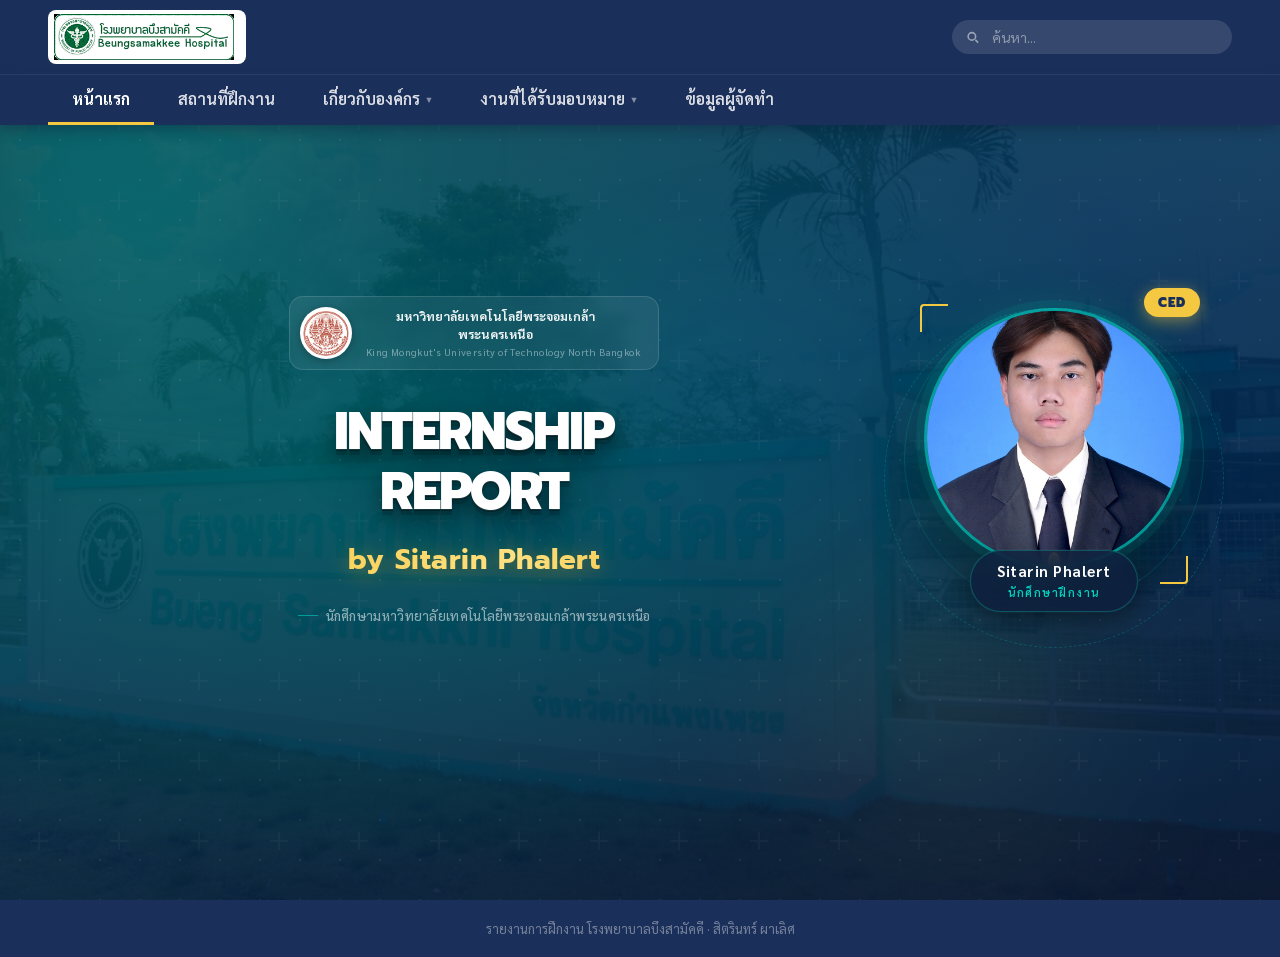
<file: Index.html>
﻿<!DOCTYPE html>
<html lang="th">
<head>
<meta charset="UTF-8">
<meta name="viewport" content="width=device-width, initial-scale=1.0">
<title>หน้าแรก - ฝึกงาน โรงพยาบาลบึงสามัคคี</title>
<link href="https://fonts.googleapis.com/css2?family=Sarabun:wght@300;400;500;600;700;800&family=Prompt:wght@400;600;700;800;900&display=swap" rel="stylesheet">
<link rel="stylesheet" href="Style.css">
<style>
*, *::before, *::after { box-sizing: border-box; margin: 0; padding: 0; }
html { scroll-behavior: smooth; }
body { font-family: 'Sarabun', sans-serif; background: #0d1f2d; }

/* ══ SITE HEADER ══ */
.site-header {
  position: fixed; top: 0; left: 0; right: 0; z-index: 500;
  background: #1a2f5a;
  box-shadow: 0 2px 16px rgba(0,0,0,.25);
}
.header-top {
  display: flex; align-items: center; justify-content: space-between;
  padding: 10px 48px;
  border-bottom: 1px solid rgba(255,255,255,.08);
}
.logo-box {
  background: #fff; border-radius: 8px;
  padding: 4px 12px 4px 6px;
  display: inline-flex; align-items: center; text-decoration: none;
}
.logo-box img { height: 46px; object-fit: contain; display: block; }
.header-search { position: relative; width: 280px; }
.header-search input {
  width: 100%; padding: 8px 16px 8px 40px;
  border: none; border-radius: 30px;
  background: rgba(255,255,255,.12); color: #fff;
  font-family: 'Sarabun', sans-serif; font-size: 14px; outline: none;
  transition: background .2s;
}
.header-search input::placeholder { color: rgba(255,255,255,.45); }
.header-search input:focus { background: rgba(255,255,255,.2); }
.header-search svg {
  position: absolute; left: 13px; top: 50%;
  transform: translateY(-50%); pointer-events: none; opacity: .5;
}
.header-nav { display: flex; align-items: center; padding: 0 48px; }
.nav-item { position: relative; }
.nav-link {
  display: flex; align-items: center; gap: 6px;
  padding: 13px 24px;
  font-family: 'Sarabun', sans-serif; font-size: 16px; font-weight: 600;
  color: rgba(255,255,255,.85); text-decoration: none;
  border-bottom: 3px solid transparent;
  transition: color .2s, border-color .2s, background .2s; white-space: nowrap;
}
.nav-link:hover { color: #fff; background: rgba(255,255,255,.06); }
.nav-link.active { color: #fff; border-bottom-color: #f5c842; font-weight: 700; }
.nav-arrow { font-size: 9px; opacity: .55; transition: transform .2s; }
.nav-item:hover .nav-arrow { transform: rotate(180deg); }
.nav-drop {
  display: none; position: absolute; top: 100%; left: 0;
  background: #fff; min-width: 210px;
  border-radius: 0 0 14px 14px;
  box-shadow: 0 10px 32px rgba(26,47,90,.18);
  overflow: hidden; z-index: 600;
  border-top: 3px solid #f5c842;
}
.nav-item:hover .nav-drop { display: block; }
.nav-drop a {
  display: block; padding: 12px 20px;
  font-size: 14px; color: #3a4a5e; text-decoration: none; font-weight: 500;
  border-bottom: 1px solid #f0f4f8; transition: background .15s, padding .15s;
}
.nav-drop a:last-child { border: none; }
.nav-drop a:hover { background: #f5f7fa; color: #1a2f5a; padding-left: 26px; }
.nav-drop .drop-header {
  padding: 9px 20px; font-size: 11px; font-weight: 800;
  color: #1a2f5a; background: #f5f7fa;
  letter-spacing: 1.5px; text-transform: uppercase;
  pointer-events: none; border-bottom: 1px solid #e8ecf0;
}

/* ══ HERO ══ */
.hero {
  position: relative; min-height: 100vh;
  display: flex; align-items: center;
  padding-top: 100px; overflow: hidden;
}

/* Photo background */
.hero-bg {
  position: absolute; inset: 0;
  background: url('hospital.png') center / cover no-repeat;
  z-index: 0;
  transform: scale(1.04);
}
/* Darker, richer overlay with vignette */
.hero-bg::after {
  content: ''; position: absolute; inset: 0;
  background:
    radial-gradient(ellipse at 30% 50%, rgba(0,120,110,.55) 0%, transparent 65%),
    radial-gradient(ellipse at 75% 40%, rgba(0,50,100,.45) 0%, transparent 60%),
    linear-gradient(160deg,
      rgba(0,80,80,.90) 0%,
      rgba(0,45,80,.88) 45%,
      rgba(8,20,50,.95) 100%);
}

/* Subtle dot-grid texture */
.hero-grid {
  position: absolute; inset: 0; z-index: 1;
  background-image: radial-gradient(circle, rgba(255,255,255,.07) 1px, transparent 1px);
  background-size: 40px 40px;
}

/* Decorative glow orbs for depth */
.hero-orb {
  position: absolute; border-radius: 50%;
  filter: blur(90px); z-index: 1; pointer-events: none;
}
.hero-orb-1 {
  width: 500px; height: 500px;
  background: radial-gradient(circle, rgba(0,210,190,.18) 0%, transparent 70%);
  top: -10%; left: -8%;
}
.hero-orb-2 {
  width: 400px; height: 400px;
  background: radial-gradient(circle, rgba(245,200,66,.12) 0%, transparent 70%);
  bottom: 0; right: 10%;
}
.hero-orb-3 {
  width: 300px; height: 300px;
  background: radial-gradient(circle, rgba(30,80,200,.15) 0%, transparent 70%);
  top: 30%; right: 30%;
}

/* Content wrapper */
.hero-inner {
  position: relative; z-index: 2;
  width: 100%; max-width: 1200px; margin: 0 auto;
  padding: 60px 56px 80px;
  display: flex; align-items: center; gap: 72px;
}

/* ── Left: text ── */
.hero-text { flex: 1; }

/* ── University badge (top of text column) ── */
.hero-uni-badge {
  display: inline-flex; align-items: center; gap: 14px;
  background: rgba(255,255,255,.07);
  border: 1px solid rgba(255,255,255,.13);
  border-radius: 14px; padding: 10px 18px 10px 10px;
  margin-bottom: 32px;
  backdrop-filter: blur(6px);
  width: fit-content;
}
.hero-uni-logo {
  width: 52px; height: 52px; flex-shrink: 0;
  object-fit: contain;
  background: #fff; border-radius: 50%;
  padding: 3px;
  box-shadow: 0 2px 10px rgba(0,0,0,.3);
}
.hero-uni-info { display: flex; flex-direction: column; gap: 2px; }
.hero-uni-name {
  font-family: 'Sarabun', sans-serif;
  font-size: 12.5px; font-weight: 700;
  color: rgba(255,255,255,.92);
  line-height: 1.4; max-width: 260px;
}
.hero-uni-en {
  font-size: 10px; font-weight: 500; letter-spacing: .4px;
  color: rgba(255,255,255,.4); line-height: 1.3;
}

/* Main title */
.hero-title {
  font-family: 'Prompt', sans-serif;
  font-size: clamp(52px, 6.5vw, 86px);
  font-weight: 900; color: #fff;
  line-height: .94; margin-bottom: 16px;
  text-transform: uppercase; letter-spacing: -2px;
  text-shadow:
    0 1px 0 rgba(255,255,255,.1),
    0 2px 0 rgba(0,0,0,.3),
    0 6px 0 rgba(0,0,0,.15),
    0 10px 20px rgba(0,0,0,.4),
    0 22px 56px rgba(0,0,0,.22);
}

/* "by Sitarin Phalert" — gold */
.hero-by {
  display: block;
  font-family: 'Prompt', sans-serif;
  font-size: clamp(18px, 2.2vw, 28px);
  font-weight: 700; letter-spacing: .5px;
  background: linear-gradient(100deg, #f5c842 15%, #ffe080 55%, #e8a800 100%);
  -webkit-background-clip: text; -webkit-text-fill-color: transparent;
  background-clip: text;
  filter: drop-shadow(0 3px 10px rgba(245,180,0,.4));
  margin-bottom: 18px;
}

/* Student info line */
.hero-student {
  display: inline-flex; align-items: center; gap: 8px;
  font-size: 13px; font-weight: 500;
  color: rgba(255,255,255,.55);
  letter-spacing: .3px;
}
.hero-student::before {
  content: '';
  display: inline-block; width: 20px; height: 1px;
  background: rgba(0,210,190,.6);
  flex-shrink: 0;
}

/* ── Right: photo ── */
.hero-photo-wrap {
  flex-shrink: 0;
  display: flex; flex-direction: column; align-items: center; gap: 0;
  position: relative;
}

/* Outer decorative rings */
.photo-ring-outer {
  position: absolute;
  width: 340px; height: 340px; border-radius: 50%;
  border: 1px dashed rgba(0,210,190,.25);
  animation: spin-slow 18s linear infinite;
}
.photo-ring-outer::before {
  content: ''; position: absolute;
  top: 10px; left: 50%; transform: translateX(-50%);
  width: 10px; height: 10px; border-radius: 50%;
  background: #00d2be;
  box-shadow: 0 0 12px #00d2be;
}
@keyframes spin-slow { to { transform: rotate(360deg); } }

.photo-ring-mid {
  position: absolute;
  width: 300px; height: 300px; border-radius: 50%;
  border: 1px solid rgba(0,210,190,.18);
}

/* Main photo circle */
.hero-photo-ring {
  position: relative; z-index: 2;
  width: 260px; height: 260px; border-radius: 50%;
  background: rgba(0,210,190,.1);
  border: 3px solid rgba(0,210,190,.6);
  box-shadow:
    0 0 0 8px rgba(0,210,190,.08),
    0 0 40px rgba(0,210,190,.2),
    0 24px 60px rgba(0,0,0,.5),
    inset 0 1px 0 rgba(255,255,255,.1);
  overflow: hidden;
  display: flex; align-items: center; justify-content: center;
  animation: photo-float 5s ease-in-out infinite;
}
@keyframes photo-float {
  0%,100% { transform: translateY(0); }
  50%      { transform: translateY(-10px); }
}
.hero-photo-ring img { width: 100%; height: 100%; object-fit: cover; }
.photo-placeholder {
  display: flex; flex-direction: column; align-items: center; gap: 12px;
  color: rgba(255,255,255,.4); font-size: 12px; text-align: center; padding: 28px;
}
.photo-placeholder svg { opacity: .35; }

/* Name badge — overlaps bottom of ring */
.hero-name-badge {
  position: relative; z-index: 3;
  margin-top: -18px;
  background: rgba(15,30,60,.75);
  backdrop-filter: blur(12px);
  border: 1px solid rgba(0,210,190,.3);
  border-radius: 40px; padding: 10px 26px; text-align: center;
  box-shadow: 0 8px 24px rgba(0,0,0,.35), 0 0 0 1px rgba(255,255,255,.04);
}
.hero-name-badge strong {
  display: block; color: #fff; font-size: 15px; font-weight: 700;
  letter-spacing: .5px;
}
.hero-name-badge small {
  color: #00d2be; font-size: 11px; font-weight: 600; letter-spacing: 1.5px;
  text-transform: uppercase;
}

/* Decorative corner accents around photo */
.photo-accent {
  position: absolute; z-index: 3; pointer-events: none;
}
.photo-accent-tl {
  top: -4px; left: -4px;
  width: 28px; height: 28px;
  border-top: 2px solid #f5c842; border-left: 2px solid #f5c842;
  border-radius: 4px 0 0 0;
}
.photo-accent-br {
  bottom: 28px; right: -4px;
  width: 28px; height: 28px;
  border-bottom: 2px solid #f5c842; border-right: 2px solid #f5c842;
  border-radius: 0 0 4px 0;
}

/* Year pill floating above */
.photo-year {
  position: absolute; top: -20px; right: -16px; z-index: 4;
  background: #f5c842; color: #1a2f5a;
  font-family: 'Prompt', sans-serif;
  font-size: 13px; font-weight: 900;
  padding: 5px 14px; border-radius: 20px;
  box-shadow: 0 4px 16px rgba(245,200,66,.5);
  letter-spacing: 1px;
}


/* ══ FOOTER ══ */
.page-footer {
  background: #1a2f5a;
  text-align: center; padding: 20px;
  font-size: 13px; color: rgba(255,255,255,.4);
}

/* ── Responsive ── */
@media (max-width: 900px) {
  .hero-inner { flex-direction: column; text-align: center; padding: 40px 24px 60px; }
  .hero-uni-badge { margin-left: auto; margin-right: auto; }
  .hero-student { justify-content: center; }
  .hero-photo-ring { width: 220px; height: 220px; }
  .photo-ring-outer { width: 290px; height: 290px; }
  .photo-ring-mid { width: 255px; height: 255px; }
  .header-top { padding: 10px 20px; }
  .header-nav { padding: 0 20px; }
}
@media (max-width: 600px) {
  .hero-title { font-size: 44px; letter-spacing: -1px; }
  .hero-by { font-size: 18px; }
  .hero-uni-name { font-size: 11.5px; max-width: 200px; }
}
</style>
</head>
<body>

<!-- ══ SITE HEADER ══ -->
<div class="site-header">
  <div class="header-top">
    <a href="index.html" class="logo-box">
      <img src="[data-uri]" alt="โรงพยาบาลบึงสามัคคี">
    </a>
    <div class="header-search">
      <svg width="15" height="15" viewBox="0 0 24 24" fill="none" stroke="white" stroke-width="2.5"><circle cx="11" cy="11" r="6"/><path d="M21 21l-4.35-4.35"/></svg>
      <input type="text" placeholder="ค้นหา...">
    </div>
  </div>
  <nav class="header-nav">
    <div class="nav-item"><a href="index.html" class="nav-link active">หน้าแรก</a></div>
    <div class="nav-item">
      <a href="place.html" class="nav-link">สถานที่ฝึกงาน</a>
    </div>
    <div class="nav-item">
      <a href="org.html" class="nav-link">เกี่ยวกับองค์กร <span class="nav-arrow">▼</span></a>
      <div class="nav-drop">
        <a href="org.html">โครงสร้างองค์กร</a>
        <a href="org-group.html">โครงสร้างกลุ่มงาน</a>
        <a href="org-roles.html">บทบาทหน้าที่</a>
      </div>
    </div>
    <div class="nav-item">
      <a href="Work.html" class="nav-link">งานที่ได้รับมอบหมาย <span class="nav-arrow">▼</span></a>
      <div class="nav-drop">
        <div class="drop-header">ระยะเวลาฝึกงาน</div>
        <a href="Work.html#week1">สัปดาห์ที่ 1</a><a href="Work.html#week2">สัปดาห์ที่ 2</a>
        <a href="Work.html#week3">สัปดาห์ที่ 3</a><a href="Work.html#week4">สัปดาห์ที่ 4</a>
        <a href="Work.html#week5">สัปดาห์ที่ 5</a><a href="Work.html#week6">สัปดาห์ที่ 6</a>
        <a href="Work.html#week7">สัปดาห์ที่ 7</a><a href="Work.html#week8">สัปดาห์ที่ 8</a>
      </div>
    </div>
    <div class="nav-item"><a href="about.html" class="nav-link">ข้อมูลผู้จัดทำ</a></div>
  </nav>
</div>

<!-- ══ HERO ══ -->
<section class="hero">
  <div class="hero-bg"></div>
  <div class="hero-grid"></div>
  <!-- Depth orbs -->
  <div class="hero-orb hero-orb-1"></div>
  <div class="hero-orb hero-orb-2"></div>
  <div class="hero-orb hero-orb-3"></div>

  <div class="hero-inner">

    <!-- Left: text -->
    <div class="hero-text">

      <!-- University badge -->
      <div class="hero-uni-badge">
        <img src="uni_logo.png" class="hero-uni-logo" alt="KMUTNB">
        <div class="hero-uni-info">
          <span class="hero-uni-name">มหาวิทยาลัยเทคโนโลยีพระจอมเกล้าพระนครเหนือ</span>
          <span class="hero-uni-en">King Mongkut's University of Technology North Bangkok</span>
        </div>
      </div>

      <!-- Main title -->
      <h1 class="hero-title">INTERNSHIP<br>REPORT</h1>
      <span class="hero-by">by Sitarin Phalert</span>
      <p class="hero-student">นักศึกษามหาวิทยาลัยเทคโนโลยีพระจอมเกล้าพระนครเหนือ</p>

    </div>

    <!-- Right: photo -->
    <div class="hero-photo-wrap">
      <div class="photo-ring-outer"></div>
      <div class="photo-ring-mid"></div>
      <div class="photo-year">CED</div>
      <div class="photo-accent photo-accent-tl"></div>
      <div class="photo-accent photo-accent-br"></div>
      <div class="hero-photo-ring">
        <img src="images/student.jpg" alt="สิตรินทร์ ผาเลิศ">
      </div>
      <div class="hero-name-badge">
        <strong>Sitarin Phalert</strong>
        <small>นักศึกษาฝึกงาน</small>
      </div>
    </div>

  </div>

</section>

<!-- ══ FOOTER ══ -->
<footer class="page-footer">
  รายงานการฝึกงาน โรงพยาบาลบึงสามัคคี · สิตรินทร์ ผาเลิศ 
</footer>

<script src="search.js"></script>
</body>
</html>
</file>
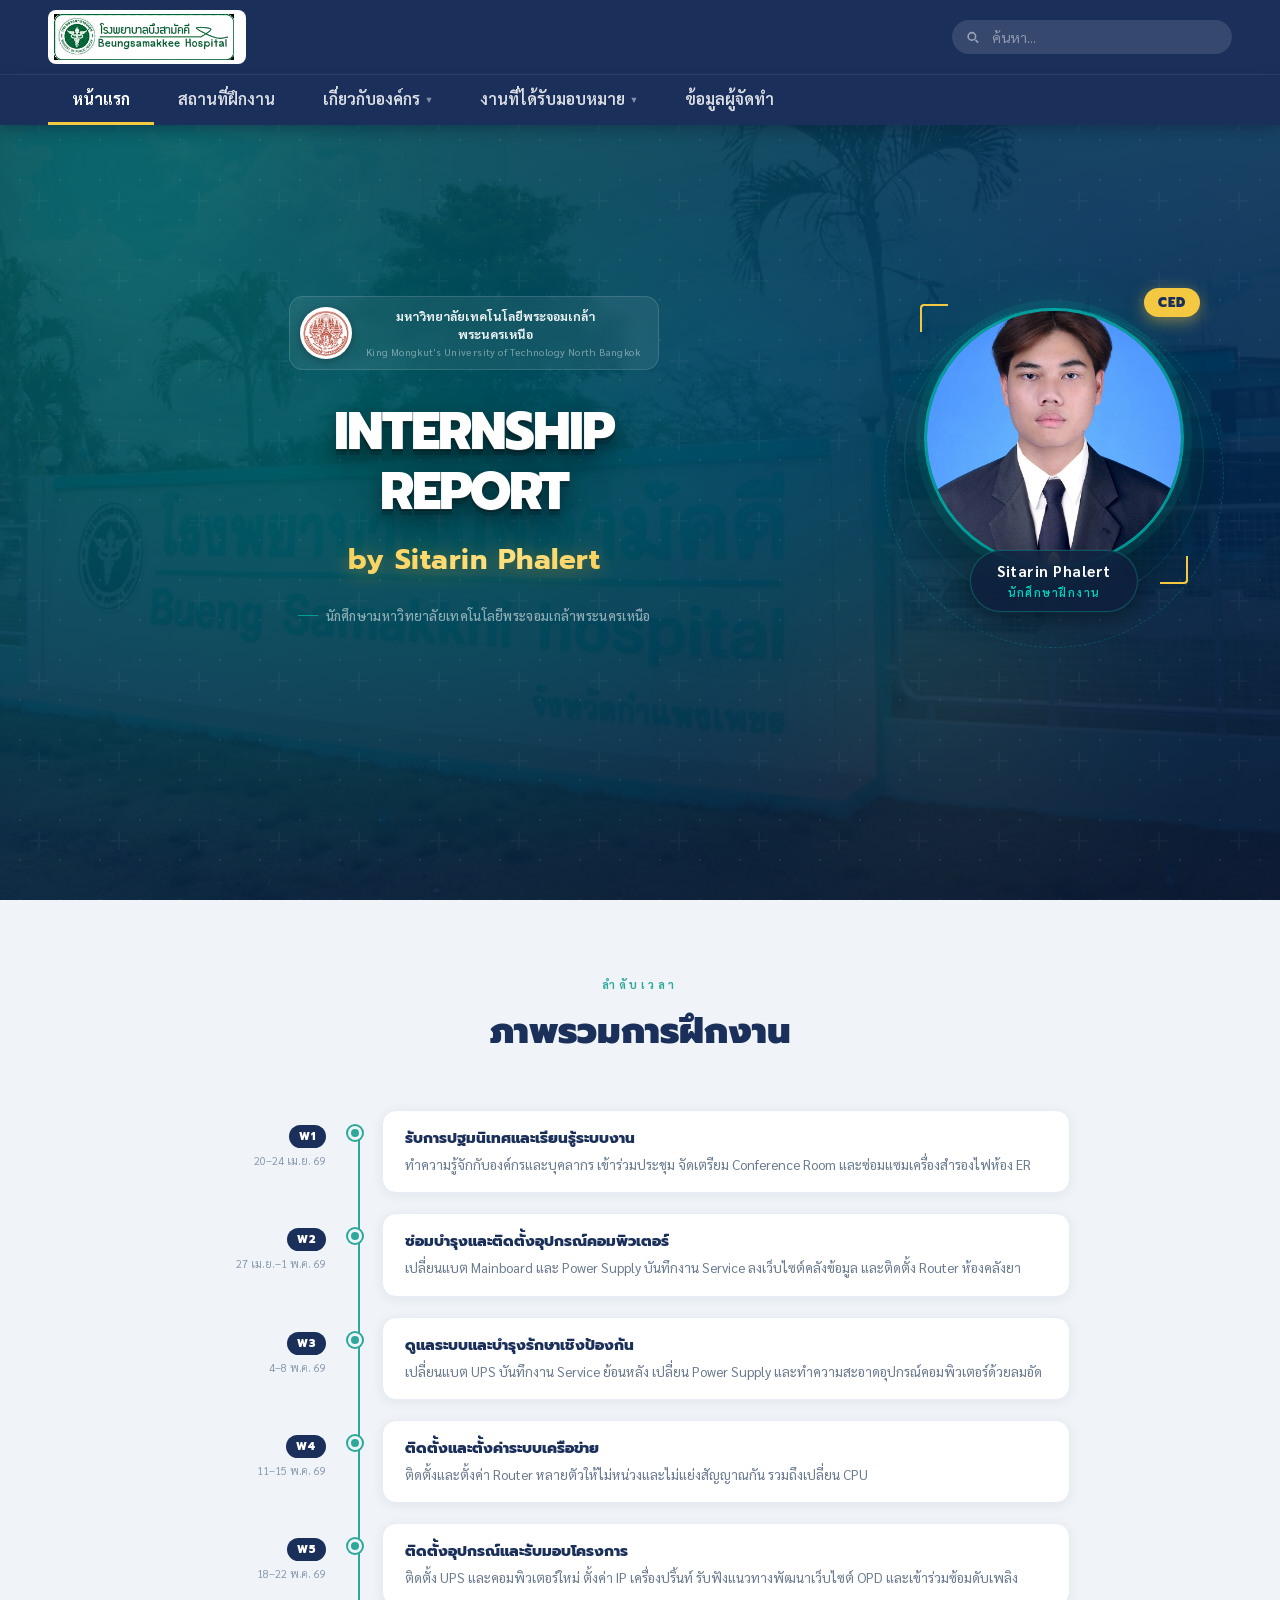
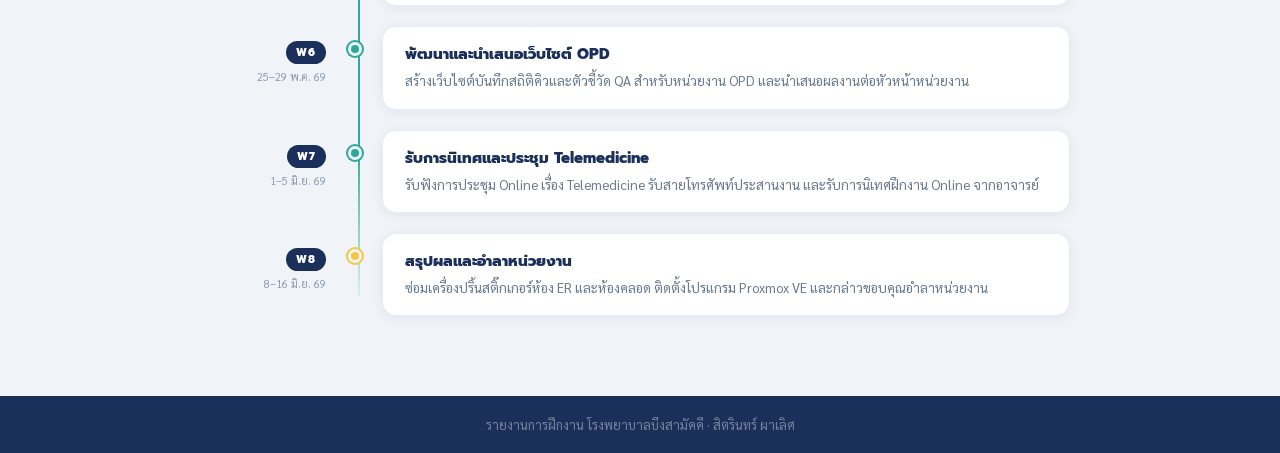
<file: index.html>
﻿<!DOCTYPE html>
<html lang="th">
<head>
<meta charset="UTF-8">
<meta name="viewport" content="width=device-width, initial-scale=1.0">
<title>หน้าแรก - ฝึกงาน โรงพยาบาลบึงสามัคคี</title>
<link href="https://fonts.googleapis.com/css2?family=Sarabun:wght@300;400;500;600;700;800&family=Prompt:wght@400;600;700;800;900&display=swap" rel="stylesheet">
<link rel="stylesheet" href="style.css">
<style>
*, *::before, *::after { box-sizing: border-box; margin: 0; padding: 0; }
html { scroll-behavior: smooth; }
body { font-family: 'Sarabun', sans-serif; background: #0d1f2d; }

/* ══ SITE HEADER ══ */
.site-header {
  position: fixed; top: 0; left: 0; right: 0; z-index: 500;
  background: #1a2f5a;
  box-shadow: 0 2px 16px rgba(0,0,0,.25);
}
.header-top {
  display: flex; align-items: center; justify-content: space-between;
  padding: 10px 48px;
  border-bottom: 1px solid rgba(255,255,255,.08);
}
.logo-box {
  background: #fff; border-radius: 8px;
  padding: 4px 12px 4px 6px;
  display: inline-flex; align-items: center; text-decoration: none;
}
.logo-box img { height: 46px; object-fit: contain; display: block; }
.header-search { position: relative; width: 280px; }
.header-search input {
  width: 100%; padding: 8px 16px 8px 40px;
  border: none; border-radius: 30px;
  background: rgba(255,255,255,.12); color: #fff;
  font-family: 'Sarabun', sans-serif; font-size: 14px; outline: none;
  transition: background .2s;
}
.header-search input::placeholder { color: rgba(255,255,255,.45); }
.header-search input:focus { background: rgba(255,255,255,.2); }
.header-search svg {
  position: absolute; left: 13px; top: 50%;
  transform: translateY(-50%); pointer-events: none; opacity: .5;
}
.header-nav { display: flex; align-items: center; padding: 0 48px; }
.nav-item { position: relative; }
.nav-link {
  display: flex; align-items: center; gap: 6px;
  padding: 13px 24px;
  font-family: 'Sarabun', sans-serif; font-size: 16px; font-weight: 600;
  color: rgba(255,255,255,.85); text-decoration: none;
  border-bottom: 3px solid transparent;
  transition: color .2s, border-color .2s, background .2s; white-space: nowrap;
}
.nav-link:hover { color: #fff; background: rgba(255,255,255,.06); }
.nav-link.active { color: #fff; border-bottom-color: #f5c842; font-weight: 700; }
.nav-arrow { font-size: 9px; opacity: .55; transition: transform .2s; }
.nav-item:hover .nav-arrow { transform: rotate(180deg); }
.nav-drop {
  display: none; position: absolute; top: 100%; left: 0;
  background: #fff; min-width: 210px;
  border-radius: 0 0 14px 14px;
  box-shadow: 0 10px 32px rgba(26,47,90,.18);
  overflow: hidden; z-index: 600;
  border-top: 3px solid #f5c842;
}
.nav-item:hover .nav-drop { display: block; }
.nav-drop a {
  display: block; padding: 12px 20px;
  font-size: 14px; color: #3a4a5e; text-decoration: none; font-weight: 500;
  border-bottom: 1px solid #f0f4f8; transition: background .15s, padding .15s;
}
.nav-drop a:last-child { border: none; }
.nav-drop a:hover { background: #f5f7fa; color: #1a2f5a; padding-left: 26px; }
.nav-drop .drop-header {
  padding: 9px 20px; font-size: 11px; font-weight: 800;
  color: #1a2f5a; background: #f5f7fa;
  letter-spacing: 1.5px; text-transform: uppercase;
  pointer-events: none; border-bottom: 1px solid #e8ecf0;
}

/* ══ HERO ══ */
.hero {
  position: relative; min-height: 100vh;
  display: flex; align-items: center;
  padding-top: 100px; overflow: hidden;
}

/* Photo background */
.hero-bg {
  position: absolute; inset: 0;
  background: url('hospital.png') center / cover no-repeat;
  z-index: 0;
  transform: scale(1.04);
}
/* Darker, richer overlay with vignette */
.hero-bg::after {
  content: ''; position: absolute; inset: 0;
  background:
    radial-gradient(ellipse at 30% 50%, rgba(0,120,110,.55) 0%, transparent 65%),
    radial-gradient(ellipse at 75% 40%, rgba(0,50,100,.45) 0%, transparent 60%),
    linear-gradient(160deg,
      rgba(0,80,80,.90) 0%,
      rgba(0,45,80,.88) 45%,
      rgba(8,20,50,.95) 100%);
}

/* Subtle dot-grid texture */
.hero-grid {
  position: absolute; inset: 0; z-index: 1;
  background-image: radial-gradient(circle, rgba(255,255,255,.07) 1px, transparent 1px);
  background-size: 40px 40px;
}

/* Decorative glow orbs for depth */
.hero-orb {
  position: absolute; border-radius: 50%;
  filter: blur(90px); z-index: 1; pointer-events: none;
}
.hero-orb-1 {
  width: 500px; height: 500px;
  background: radial-gradient(circle, rgba(0,210,190,.18) 0%, transparent 70%);
  top: -10%; left: -8%;
}
.hero-orb-2 {
  width: 400px; height: 400px;
  background: radial-gradient(circle, rgba(245,200,66,.12) 0%, transparent 70%);
  bottom: 0; right: 10%;
}
.hero-orb-3 {
  width: 300px; height: 300px;
  background: radial-gradient(circle, rgba(30,80,200,.15) 0%, transparent 70%);
  top: 30%; right: 30%;
}

/* Content wrapper */
.hero-inner {
  position: relative; z-index: 2;
  width: 100%; max-width: 1200px; margin: 0 auto;
  padding: 60px 56px 80px;
  display: flex; align-items: center; gap: 72px;
}

/* ── Left: text ── */
.hero-text { flex: 1; }

/* ── University badge (top of text column) ── */
.hero-uni-badge {
  display: inline-flex; align-items: center; gap: 14px;
  background: rgba(255,255,255,.07);
  border: 1px solid rgba(255,255,255,.13);
  border-radius: 14px; padding: 10px 18px 10px 10px;
  margin-bottom: 32px;
  backdrop-filter: blur(6px);
  width: fit-content;
}
.hero-uni-logo {
  width: 52px; height: 52px; flex-shrink: 0;
  object-fit: contain;
  background: #fff; border-radius: 50%;
  padding: 3px;
  box-shadow: 0 2px 10px rgba(0,0,0,.3);
}
.hero-uni-info { display: flex; flex-direction: column; gap: 2px; }
.hero-uni-name {
  font-family: 'Sarabun', sans-serif;
  font-size: 12.5px; font-weight: 700;
  color: rgba(255,255,255,.92);
  line-height: 1.4; max-width: 260px;
}
.hero-uni-en {
  font-size: 10px; font-weight: 500; letter-spacing: .4px;
  color: rgba(255,255,255,.4); line-height: 1.3;
}

/* Main title */
.hero-title {
  font-family: 'Prompt', sans-serif;
  font-size: clamp(52px, 6.5vw, 86px);
  font-weight: 900; color: #fff;
  line-height: .94; margin-bottom: 16px;
  text-transform: uppercase; letter-spacing: -2px;
  text-shadow:
    0 1px 0 rgba(255,255,255,.1),
    0 2px 0 rgba(0,0,0,.3),
    0 6px 0 rgba(0,0,0,.15),
    0 10px 20px rgba(0,0,0,.4),
    0 22px 56px rgba(0,0,0,.22);
}

/* "by Sitarin Phalert" — gold */
.hero-by {
  display: block;
  font-family: 'Prompt', sans-serif;
  font-size: clamp(18px, 2.2vw, 28px);
  font-weight: 700; letter-spacing: .5px;
  background: linear-gradient(100deg, #f5c842 15%, #ffe080 55%, #e8a800 100%);
  -webkit-background-clip: text; -webkit-text-fill-color: transparent;
  background-clip: text;
  filter: drop-shadow(0 3px 10px rgba(245,180,0,.4));
  margin-bottom: 18px;
}

/* Student info line */
.hero-student {
  display: inline-flex; align-items: center; gap: 8px;
  font-size: 13px; font-weight: 500;
  color: rgba(255,255,255,.55);
  letter-spacing: .3px;
}
.hero-student::before {
  content: '';
  display: inline-block; width: 20px; height: 1px;
  background: rgba(0,210,190,.6);
  flex-shrink: 0;
}

/* ── Right: photo ── */
.hero-photo-wrap {
  flex-shrink: 0;
  display: flex; flex-direction: column; align-items: center; gap: 0;
  position: relative;
}

/* Outer decorative rings */
.photo-ring-outer {
  position: absolute;
  width: 340px; height: 340px; border-radius: 50%;
  border: 1px dashed rgba(0,210,190,.25);
  animation: spin-slow 18s linear infinite;
}
.photo-ring-outer::before {
  content: ''; position: absolute;
  top: 10px; left: 50%; transform: translateX(-50%);
  width: 10px; height: 10px; border-radius: 50%;
  background: #00d2be;
  box-shadow: 0 0 12px #00d2be;
}
@keyframes spin-slow { to { transform: rotate(360deg); } }

.photo-ring-mid {
  position: absolute;
  width: 300px; height: 300px; border-radius: 50%;
  border: 1px solid rgba(0,210,190,.18);
}

/* Main photo circle */
.hero-photo-ring {
  position: relative; z-index: 2;
  width: 260px; height: 260px; border-radius: 50%;
  background: rgba(0,210,190,.1);
  border: 3px solid rgba(0,210,190,.6);
  box-shadow:
    0 0 0 8px rgba(0,210,190,.08),
    0 0 40px rgba(0,210,190,.2),
    0 24px 60px rgba(0,0,0,.5),
    inset 0 1px 0 rgba(255,255,255,.1);
  overflow: hidden;
  display: flex; align-items: center; justify-content: center;
  animation: photo-float 5s ease-in-out infinite;
}
@keyframes photo-float {
  0%,100% { transform: translateY(0); }
  50%      { transform: translateY(-10px); }
}
.hero-photo-ring img { width: 100%; height: 100%; object-fit: cover; }
.photo-placeholder {
  display: flex; flex-direction: column; align-items: center; gap: 12px;
  color: rgba(255,255,255,.4); font-size: 12px; text-align: center; padding: 28px;
}
.photo-placeholder svg { opacity: .35; }

/* Name badge — overlaps bottom of ring */
.hero-name-badge {
  position: relative; z-index: 3;
  margin-top: -18px;
  background: rgba(15,30,60,.75);
  backdrop-filter: blur(12px);
  border: 1px solid rgba(0,210,190,.3);
  border-radius: 40px; padding: 10px 26px; text-align: center;
  box-shadow: 0 8px 24px rgba(0,0,0,.35), 0 0 0 1px rgba(255,255,255,.04);
}
.hero-name-badge strong {
  display: block; color: #fff; font-size: 15px; font-weight: 700;
  letter-spacing: .5px;
}
.hero-name-badge small {
  color: #00d2be; font-size: 11px; font-weight: 600; letter-spacing: 1.5px;
  text-transform: uppercase;
}

/* Decorative corner accents around photo */
.photo-accent {
  position: absolute; z-index: 3; pointer-events: none;
}
.photo-accent-tl {
  top: -4px; left: -4px;
  width: 28px; height: 28px;
  border-top: 2px solid #f5c842; border-left: 2px solid #f5c842;
  border-radius: 4px 0 0 0;
}
.photo-accent-br {
  bottom: 28px; right: -4px;
  width: 28px; height: 28px;
  border-bottom: 2px solid #f5c842; border-right: 2px solid #f5c842;
  border-radius: 0 0 4px 0;
}

/* Year pill floating above */
.photo-year {
  position: absolute; top: -20px; right: -16px; z-index: 4;
  background: #f5c842; color: #1a2f5a;
  font-family: 'Prompt', sans-serif;
  font-size: 13px; font-weight: 900;
  padding: 5px 14px; border-radius: 20px;
  box-shadow: 0 4px 16px rgba(245,200,66,.5);
  letter-spacing: 1px;
}


/* ══ FOOTER ══ */
.page-footer {
  background: #1a2f5a;
  text-align: center; padding: 20px;
  font-size: 13px; color: rgba(255,255,255,.4);
}

/* ── Responsive ── */
@media (max-width: 900px) {
  .hero-inner { flex-direction: column; text-align: center; padding: 40px 24px 60px; }
  .hero-uni-badge { margin-left: auto; margin-right: auto; }
  .hero-student { justify-content: center; }
  .hero-photo-ring { width: 220px; height: 220px; }
  .photo-ring-outer { width: 290px; height: 290px; }
  .photo-ring-mid { width: 255px; height: 255px; }
  .header-top { padding: 10px 20px; }
  .header-nav { padding: 0 20px; }
}
@media (max-width: 600px) {
  .hero-title { font-size: 44px; letter-spacing: -1px; }
  .hero-by { font-size: 18px; }
  .hero-uni-name { font-size: 11.5px; max-width: 200px; }
}
</style>
</head>
<body>

<!-- ══ SITE HEADER ══ -->
<div class="site-header">
  <div class="header-top">
    <a href="index.html" class="logo-box">
      <img src="[data-uri]" alt="โรงพยาบาลบึงสามัคคี">
    </a>
    <div class="header-search">
      <svg width="15" height="15" viewBox="0 0 24 24" fill="none" stroke="white" stroke-width="2.5"><circle cx="11" cy="11" r="6"/><path d="M21 21l-4.35-4.35"/></svg>
      <input type="text" placeholder="ค้นหา...">
    </div>
  </div>
  <nav class="header-nav">
    <div class="nav-item"><a href="index.html" class="nav-link active">หน้าแรก</a></div>
    <div class="nav-item">
      <a href="place.html" class="nav-link">สถานที่ฝึกงาน</a>
    </div>
    <div class="nav-item">
      <a href="org.html" class="nav-link">เกี่ยวกับองค์กร <span class="nav-arrow">▼</span></a>
      <div class="nav-drop">
        <a href="org.html">โครงสร้างองค์กร</a>
        <a href="org-group.html">โครงสร้างกลุ่มงาน</a>
        <a href="org-roles.html">บทบาทหน้าที่</a>
      </div>
    </div>
    <div class="nav-item">
      <a href="work.html" class="nav-link">งานที่ได้รับมอบหมาย <span class="nav-arrow">▼</span></a>
      <div class="nav-drop">
        <div class="drop-header">ระยะเวลาฝึกงาน</div>
        <a href="work.html#week1">สัปดาห์ที่ 1</a><a href="work.html#week2">สัปดาห์ที่ 2</a>
        <a href="work.html#week3">สัปดาห์ที่ 3</a><a href="work.html#week4">สัปดาห์ที่ 4</a>
        <a href="work.html#week5">สัปดาห์ที่ 5</a><a href="work.html#week6">สัปดาห์ที่ 6</a>
        <a href="work.html#week7">สัปดาห์ที่ 7</a><a href="work.html#week8">สัปดาห์ที่ 8</a>
      </div>
    </div>
    <div class="nav-item"><a href="about.html" class="nav-link">ข้อมูลผู้จัดทำ</a></div>
  </nav>
</div>

<!-- ══ HERO ══ -->
<section class="hero">
  <div class="hero-bg"></div>
  <div class="hero-grid"></div>
  <!-- Depth orbs -->
  <div class="hero-orb hero-orb-1"></div>
  <div class="hero-orb hero-orb-2"></div>
  <div class="hero-orb hero-orb-3"></div>

  <div class="hero-inner">

    <!-- Left: text -->
    <div class="hero-text">

      <!-- University badge -->
      <div class="hero-uni-badge">
        <img src="uni_logo.png" class="hero-uni-logo" alt="KMUTNB">
        <div class="hero-uni-info">
          <span class="hero-uni-name">มหาวิทยาลัยเทคโนโลยีพระจอมเกล้าพระนครเหนือ</span>
          <span class="hero-uni-en">King Mongkut's University of Technology North Bangkok</span>
        </div>
      </div>

      <!-- Main title -->
      <h1 class="hero-title">INTERNSHIP<br>REPORT</h1>
      <span class="hero-by">by Sitarin Phalert</span>
      <p class="hero-student">นักศึกษามหาวิทยาลัยเทคโนโลยีพระจอมเกล้าพระนครเหนือ</p>

    </div>

    <!-- Right: photo -->
    <div class="hero-photo-wrap">
      <div class="photo-ring-outer"></div>
      <div class="photo-ring-mid"></div>
      <div class="photo-year">CED</div>
      <div class="photo-accent photo-accent-tl"></div>
      <div class="photo-accent photo-accent-br"></div>
      <div class="hero-photo-ring">
        <img src="images/student.jpg" alt="สิตรินทร์ ผาเลิศ">
      </div>
      <div class="hero-name-badge">
        <strong>Sitarin Phalert</strong>
        <small>นักศึกษาฝึกงาน</small>
      </div>
    </div>

  </div>

</section>

<!-- ══ TIMELINE SECTION ══ -->
<section class="tl-section">
<style>
.tl-section {
  background: #f0f4f8;
  padding: 72px 40px 80px;
}
.tl-inner { max-width: 860px; margin: 0 auto; }
.tl-header { text-align: center; margin-bottom: 52px; }
.tl-eyebrow {
  display: inline-block;
  font-size: 11px; font-weight: 700; letter-spacing: 3.5px;
  text-transform: uppercase; color: #2da89a; margin-bottom: 12px;
}
.tl-title {
  font-family: 'Prompt', sans-serif;
  font-size: clamp(24px, 3.5vw, 36px); font-weight: 900; color: #1a2f5a;
}
.tl-track {
  position: relative;
  padding-left: 0;
}
.tl-track::before {
  content: '';
  position: absolute; left: 148px; top: 20px; bottom: 20px; width: 2px;
  background: linear-gradient(to bottom, #2da89a 80%, rgba(45,168,154,.1));
}
.tl-item {
  display: flex; align-items: flex-start; gap: 0;
  margin-bottom: 20px;
}
.tl-item:last-child { margin-bottom: 0; }
.tl-left {
  width: 138px; flex-shrink: 0;
  text-align: right; padding-right: 22px; padding-top: 13px;
}
.tl-badge {
  display: inline-block; background: #1a2f5a; color: #fff;
  font-family: 'Prompt', sans-serif; font-size: 11px; font-weight: 800;
  padding: 3px 10px; border-radius: 20px; letter-spacing: 1px; margin-bottom: 5px;
}
.tl-range { display: block; font-size: 11px; color: #8a9ab0; line-height: 1.4; }
.tl-dot {
  width: 14px; height: 14px; border-radius: 50%;
  background: #2da89a; border: 3px solid #f0f4f8;
  box-shadow: 0 0 0 2px #2da89a;
  flex-shrink: 0; margin-top: 16px; position: relative; z-index: 1;
}
.tl-dot.last { background: #f5c842; box-shadow: 0 0 0 2px #f5c842; }
.tl-card {
  flex: 1; background: #fff; border-radius: 14px;
  padding: 16px 22px; margin-left: 20px;
  box-shadow: 0 2px 12px rgba(26,47,90,.07); border: 1.5px solid #e8ecf5;
  transition: transform .2s, box-shadow .2s;
}
.tl-card:hover { transform: translateX(4px); box-shadow: 0 6px 24px rgba(26,47,90,.12); }
.tl-card-title {
  font-family: 'Prompt', sans-serif; font-size: 15px; font-weight: 800;
  color: #1a2f5a; margin-bottom: 5px;
}
.tl-card-desc { font-size: 13.5px; color: #6a7a8e; line-height: 1.65; }
@media(max-width: 600px) {
  .tl-track::before { left: 100px; }
  .tl-left { width: 90px; padding-right: 14px; }
  .tl-section { padding: 48px 20px 56px; }
}
</style>
  <div class="tl-inner">
    <div class="tl-header">
      <div class="tl-eyebrow">ลำดับเวลา</div>
      <h2 class="tl-title">ภาพรวมการฝึกงาน</h2>
    </div>
    <div class="tl-track">

      <div class="tl-item">
        <div class="tl-left">
          <span class="tl-badge">W1</span>
          <span class="tl-range">20–24 เม.ย. 69</span>
        </div>
        <div class="tl-dot"></div>
        <div class="tl-card">
          <div class="tl-card-title">รับการปฐมนิเทศและเรียนรู้ระบบงาน</div>
          <div class="tl-card-desc">ทำความรู้จักกับองค์กรและบุคลากร เข้าร่วมประชุม จัดเตรียม Conference Room และซ่อมแซมเครื่องสำรองไฟห้อง ER</div>
        </div>
      </div>

      <div class="tl-item">
        <div class="tl-left">
          <span class="tl-badge">W2</span>
          <span class="tl-range">27 เม.ย.–1 พ.ค. 69</span>
        </div>
        <div class="tl-dot"></div>
        <div class="tl-card">
          <div class="tl-card-title">ซ่อมบำรุงและติดตั้งอุปกรณ์คอมพิวเตอร์</div>
          <div class="tl-card-desc">เปลี่ยนแบต Mainboard และ Power Supply บันทึกงาน Service ลงเว็บไซต์คลังข้อมูล และติดตั้ง Router ห้องคลังยา</div>
        </div>
      </div>

      <div class="tl-item">
        <div class="tl-left">
          <span class="tl-badge">W3</span>
          <span class="tl-range">4–8 พ.ค. 69</span>
        </div>
        <div class="tl-dot"></div>
        <div class="tl-card">
          <div class="tl-card-title">ดูแลระบบและบำรุงรักษาเชิงป้องกัน</div>
          <div class="tl-card-desc">เปลี่ยนแบต UPS บันทึกงาน Service ย้อนหลัง เปลี่ยน Power Supply และทำความสะอาดอุปกรณ์คอมพิวเตอร์ด้วยลมอัด</div>
        </div>
      </div>

      <div class="tl-item">
        <div class="tl-left">
          <span class="tl-badge">W4</span>
          <span class="tl-range">11–15 พ.ค. 69</span>
        </div>
        <div class="tl-dot"></div>
        <div class="tl-card">
          <div class="tl-card-title">ติดตั้งและตั้งค่าระบบเครือข่าย</div>
          <div class="tl-card-desc">ติดตั้งและตั้งค่า Router หลายตัวให้ไม่หน่วงและไม่แย่งสัญญาณกัน รวมถึงเปลี่ยน CPU</div>
        </div>
      </div>

      <div class="tl-item">
        <div class="tl-left">
          <span class="tl-badge">W5</span>
          <span class="tl-range">18–22 พ.ค. 69</span>
        </div>
        <div class="tl-dot"></div>
        <div class="tl-card">
          <div class="tl-card-title">ติดตั้งอุปกรณ์และรับมอบโครงการ</div>
          <div class="tl-card-desc">ติดตั้ง UPS และคอมพิวเตอร์ใหม่ ตั้งค่า IP เครื่องปริ้นท์ รับฟังแนวทางพัฒนาเว็บไซต์ OPD และเข้าร่วมซ้อมดับเพลิง</div>
        </div>
      </div>

      <div class="tl-item">
        <div class="tl-left">
          <span class="tl-badge">W6</span>
          <span class="tl-range">25–29 พ.ค. 69</span>
        </div>
        <div class="tl-dot"></div>
        <div class="tl-card">
          <div class="tl-card-title">พัฒนาและนำเสนอเว็บไซต์ OPD</div>
          <div class="tl-card-desc">สร้างเว็บไซต์บันทึกสถิติคิวและตัวชี้วัด QA สำหรับหน่วยงาน OPD และนำเสนอผลงานต่อหัวหน้าหน่วยงาน</div>
        </div>
      </div>

      <div class="tl-item">
        <div class="tl-left">
          <span class="tl-badge">W7</span>
          <span class="tl-range">1–5 มิ.ย. 69</span>
        </div>
        <div class="tl-dot"></div>
        <div class="tl-card">
          <div class="tl-card-title">รับการนิเทศและประชุม Telemedicine</div>
          <div class="tl-card-desc">รับฟังการประชุม Online เรื่อง Telemedicine รับสายโทรศัพท์ประสานงาน และรับการนิเทศฝึกงาน Online จากอาจารย์</div>
        </div>
      </div>

      <div class="tl-item">
        <div class="tl-left">
          <span class="tl-badge">W8</span>
          <span class="tl-range">8–16 มิ.ย. 69</span>
        </div>
        <div class="tl-dot last"></div>
        <div class="tl-card">
          <div class="tl-card-title">สรุปผลและอำลาหน่วยงาน</div>
          <div class="tl-card-desc">ซ่อมเครื่องปริ้นสติ๊กเกอร์ห้อง ER และห้องคลอด ติดตั้งโปรแกรม Proxmox VE และกล่าวขอบคุณอำลาหน่วยงาน</div>
        </div>
      </div>

    </div>
  </div>
</section>

<!-- ══ FOOTER ══ -->
<footer class="page-footer">
  รายงานการฝึกงาน โรงพยาบาลบึงสามัคคี · สิตรินทร์ ผาเลิศ 
</footer>

<script src="search.js"></script>
</body>
</html>
</file>
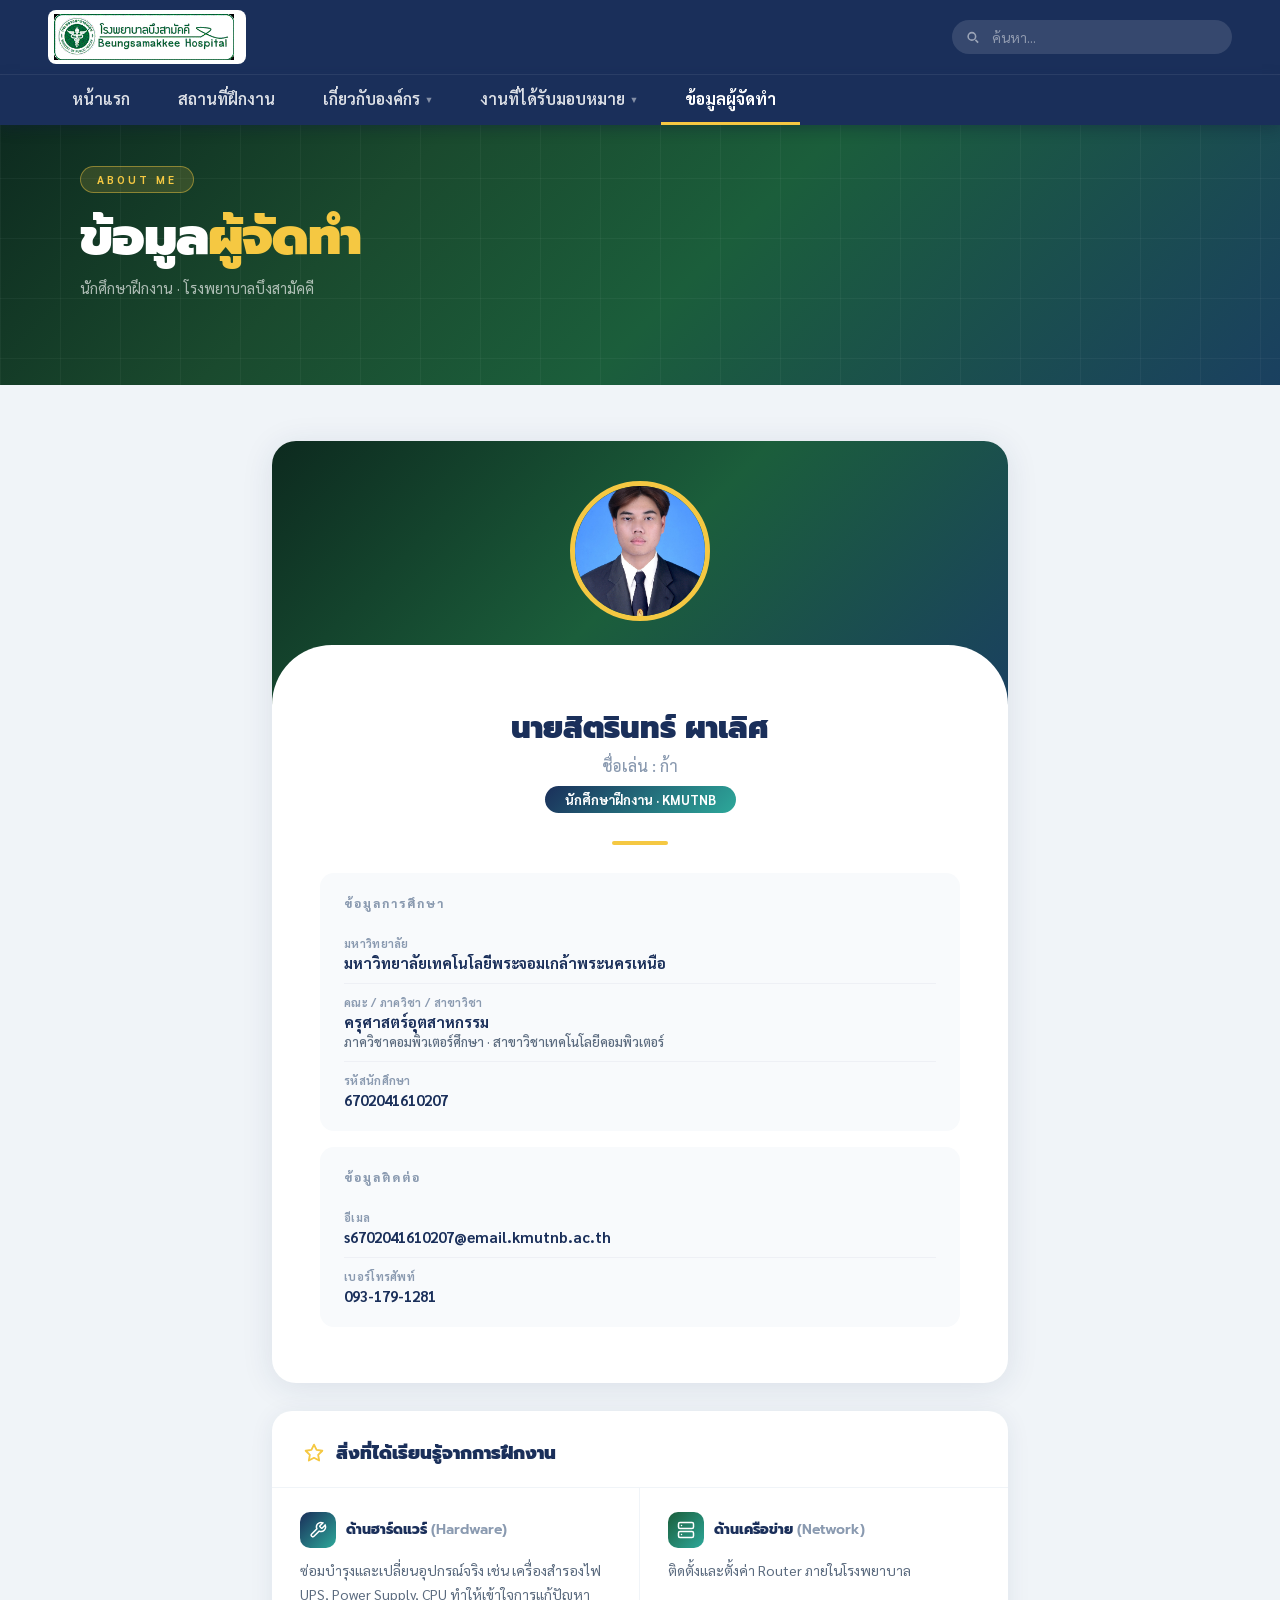
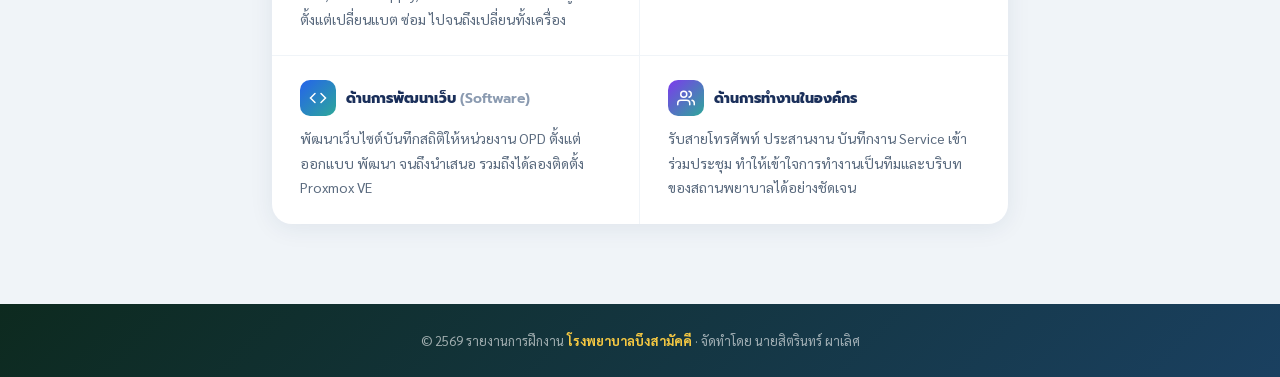
<file: about.html>
﻿<!DOCTYPE html>
<html lang="th">
<head>
<meta charset="UTF-8">
<meta name="viewport" content="width=device-width, initial-scale=1.0">
<title>ข้อมูลผู้จัดทำ - โรงพยาบาลบึงสามัคคี</title>
<link href="https://fonts.googleapis.com/css2?family=Sarabun:wght@300;400;500;600;700;800&family=Prompt:wght@400;600;700;800;900&display=swap" rel="stylesheet">
<link rel="stylesheet" href="style.css">
<style>
:root{--navy:#1a2f5a;--green:#1b5e3b;--teal:#2da89a;--gold:#f5c842;}
*{box-sizing:border-box;margin:0;padding:0;}
body{font-family:'Sarabun',sans-serif;background:#f0f4f8;color:var(--navy);}
.site-header{position:fixed;top:0;left:0;right:0;z-index:500;background:#1a2f5a;box-shadow:0 2px 16px rgba(0,0,0,.2);}
.header-top{display:flex;align-items:center;justify-content:space-between;padding:10px 48px;border-bottom:1px solid rgba(255,255,255,.08);}
.logo-box{background:#fff;border-radius:8px;padding:4px 12px 4px 6px;display:inline-flex;align-items:center;text-decoration:none;}
.logo-box img{height:46px;object-fit:contain;display:block;}
.header-search{position:relative;width:280px;}
.header-search input{width:100%;padding:8px 16px 8px 40px;border:none;border-radius:30px;background:rgba(255,255,255,.12);color:#fff;font-family:'Sarabun',sans-serif;font-size:14px;outline:none;}
.header-search input::placeholder{color:rgba(255,255,255,.45);}
.header-search svg{position:absolute;left:13px;top:50%;transform:translateY(-50%);pointer-events:none;opacity:.5;}
.header-nav{display:flex;align-items:center;padding:0 48px;}
.nav-item{position:relative;}
.nav-link{display:flex;align-items:center;gap:6px;padding:13px 24px;font-family:'Sarabun',sans-serif;font-size:16px;font-weight:600;color:rgba(255,255,255,.85);text-decoration:none;border-bottom:3px solid transparent;transition:color .2s,border-color .2s,background .2s;white-space:nowrap;}
.nav-link:hover{color:#fff;background:rgba(255,255,255,.06);}
.nav-link.active{color:#fff;border-bottom-color:#f5c842;font-weight:700;}
.nav-arrow{font-size:9px;opacity:.55;transition:transform .2s;}
.nav-item:hover .nav-arrow{transform:rotate(180deg);}
.nav-drop{display:none;position:absolute;top:100%;left:0;background:#fff;min-width:210px;border-radius:0 0 14px 14px;box-shadow:0 10px 32px rgba(26,47,90,.18);overflow:hidden;z-index:600;border-top:3px solid #f5c842;}
.nav-item:hover .nav-drop{display:block;}
.nav-drop a{display:block;padding:12px 20px;font-size:14px;color:#3a4a5e;text-decoration:none;font-weight:500;border-bottom:1px solid #f0f4f8;transition:background .15s,padding .15s;}
.nav-drop a:last-child{border:none;}
.nav-drop a:hover{background:#f5f7fa;color:#1a2f5a;padding-left:26px;}
.nav-drop .drop-header{padding:9px 20px;font-size:11px;font-weight:800;color:#1a2f5a;background:#f5f7fa;letter-spacing:1.5px;text-transform:uppercase;pointer-events:none;border-bottom:1px solid #e8ecf0;}
.page-hero{margin-top:118px;background:linear-gradient(135deg,#0d2a1f 0%,#1a4a2e 30%,#1b5e3b 55%,#1a4060 100%);padding:48px 80px 44px;position:relative;overflow:hidden;}
.page-hero::before{content:'';position:absolute;inset:0;background-image:linear-gradient(rgba(255,255,255,.04) 1px,transparent 1px),linear-gradient(90deg,rgba(255,255,255,.04) 1px,transparent 1px);background-size:60px 60px;}
.hero-inner{position:relative;z-index:1;}
.hero-eyebrow{display:inline-flex;align-items:center;gap:8px;background:rgba(245,200,66,.15);border:1px solid rgba(245,200,66,.45);color:#f5c842;font-size:11px;font-weight:700;letter-spacing:3px;padding:5px 16px;border-radius:30px;margin-bottom:16px;text-transform:uppercase;}
.hero-title{font-family:'Prompt',sans-serif;font-size:clamp(32px,4vw,52px);font-weight:900;color:#fff;text-transform:uppercase;letter-spacing:-1px;line-height:1.1;margin-bottom:10px;}
.hero-title span{color:#f5c842;}
.hero-sub{color:rgba(255,255,255,.65);font-size:15px;}
.content{max-width:800px;margin:0 auto;padding:56px 32px 80px;}
.profile-card{background:#fff;border-radius:24px;box-shadow:0 4px 32px rgba(26,47,90,.1);overflow:hidden;}
.profile-band{background:linear-gradient(135deg,#0d2a1f,#1b5e3b 50%,#1a4060);padding:40px 48px 80px;position:relative;text-align:center;}
.profile-band::after{content:'';position:absolute;bottom:0;left:0;right:0;height:60px;background:#fff;border-radius:60px 60px 0 0;}
.avatar-wrap{position:relative;display:inline-block;z-index:1;cursor:pointer;}
.avatar-placeholder{width:140px;height:140px;border-radius:50%;border:5px solid #f5c842;background:linear-gradient(135deg,#1a2f5a,#2da89a);display:flex;align-items:center;justify-content:center;position:relative;z-index:2;transition:opacity .2s;cursor:pointer;}
.avatar-placeholder:hover{opacity:.85;}
.avatar-img{width:140px;height:140px;border-radius:50%;border:5px solid #f5c842;object-fit:cover;display:none;position:relative;z-index:2;}
.avatar-input{display:none;}
.profile-body{padding:0 48px 40px;text-align:center;}
.profile-name{font-family:'Prompt',sans-serif;font-size:30px;font-weight:900;color:var(--navy);margin-bottom:4px;}
.profile-nickname{font-size:16px;color:#8a9ab0;font-weight:500;margin-bottom:10px;}
.profile-badge{display:inline-block;background:linear-gradient(135deg,#1a2f5a,#2da89a);color:#fff;font-size:13px;font-weight:700;padding:5px 20px;border-radius:30px;margin-bottom:28px;}
.divider{width:56px;height:4px;background:#f5c842;border-radius:4px;margin:0 auto 28px;}
.info-section{background:#f8fafc;border-radius:14px;padding:22px 24px;text-align:left;margin-bottom:16px;}
.info-section-title{font-size:12px;font-weight:800;color:#8a9ab0;letter-spacing:2px;text-transform:uppercase;margin-bottom:14px;}
.info-row{padding:11px 0;border-bottom:1px solid #eef0f5;}
.info-row:last-child{border:none;padding-bottom:0;}
.info-label{font-size:11px;font-weight:700;color:#8a9ab0;margin-bottom:2px;letter-spacing:.3px;}
.info-value{font-size:15px;font-weight:700;color:var(--navy);}
.info-value.ph{color:#c0ccd8;font-weight:500;font-style:italic;}
.stats-row{background:linear-gradient(135deg,#1a2f5a,#1b5e3b);border-radius:14px;padding:22px 24px;display:grid;grid-template-columns:repeat(4,1fr);gap:12px;}
.stat-item{text-align:center;}
.stat-num{font-family:'Prompt',sans-serif;font-size:26px;font-weight:900;color:#f5c842;display:block;}
.stat-label{font-size:12px;color:rgba(255,255,255,.65);margin-top:4px;}
footer{background:linear-gradient(135deg,#0d2a1f,#1a4060);color:rgba(255,255,255,.6);text-align:center;padding:28px;font-size:13px;}
footer span{color:#f5c842;font-weight:700;}
@media(max-width:600px){
  .profile-band{padding:32px 20px 70px;}
  .profile-body{padding:0 20px 28px;}
  .stats-row{grid-template-columns:repeat(2,1fr);}
  .page-hero{padding:40px 24px 36px;}
  .content{padding:36px 16px 60px;}
  .learned-grid{grid-template-columns:1fr !important;}
  .learned-grid>div{border-right:none !important;}
}
</style>
</head>
<body>

<div class="site-header">
  <div class="header-top">
    <a href="index.html" class="logo-box">
      <img src="[data-uri]" alt="โรงพยาบาลบึงสามัคคี">
    </a>
    <div class="header-search">
      <svg width="15" height="15" viewBox="0 0 24 24" fill="none" stroke="white" stroke-width="2.5"><circle cx="11" cy="11" r="6"/><path d="M21 21l-4.35-4.35"/></svg>
      <input type="text" placeholder="ค้นหา...">
    </div>
  </div>
  <nav class="header-nav">
    <div class="nav-item"><a href="index.html" class="nav-link">หน้าแรก</a></div>
    <div class="nav-item">
      <a href="place.html" class="nav-link">สถานที่ฝึกงาน</a>
    </div>
    <div class="nav-item">
      <a href="org.html" class="nav-link">เกี่ยวกับองค์กร <span class="nav-arrow">▼</span></a>
      <div class="nav-drop">
        <a href="org.html">โครงสร้างองค์กร</a>
        <a href="org-group.html">โครงสร้างกลุ่มงาน</a>
        <a href="org-roles.html">บทบาทหน้าที่</a>
      </div>
    </div>
    <div class="nav-item">
      <a href="work.html" class="nav-link">งานที่ได้รับมอบหมาย <span class="nav-arrow">▼</span></a>
      <div class="nav-drop">
        <div class="drop-header">ระยะเวลาฝึกงาน</div>
        <a href="work.html#week1">สัปดาห์ที่ 1</a><a href="work.html#week2">สัปดาห์ที่ 2</a>
        <a href="work.html#week3">สัปดาห์ที่ 3</a><a href="work.html#week4">สัปดาห์ที่ 4</a>
        <a href="work.html#week5">สัปดาห์ที่ 5</a><a href="work.html#week6">สัปดาห์ที่ 6</a>
        <a href="work.html#week7">สัปดาห์ที่ 7</a><a href="work.html#week8">สัปดาห์ที่ 8</a>
      </div>
    </div>
    <div class="nav-item"><a href="about.html" class="nav-link active">ข้อมูลผู้จัดทำ</a></div>
  </nav>
</div>

<div class="page-hero">
  <div class="hero-inner">
    <div class="hero-eyebrow">About Me</div>
    <h1 class="hero-title">ข้อมูล<span>ผู้จัดทำ</span></h1>
    <p class="hero-sub">นักศึกษาฝึกงาน · โรงพยาบาลบึงสามัคคี</p>
  </div>
</div>

<div class="content">
  <div class="profile-card">

    <!-- BAND + AVATAR -->
    <div class="profile-band">
      <div class="avatar-wrap">
        <img class="avatar-img" src="images/student.jpg" alt="รูปโปรไฟล์" style="display:block;">
      </div>
    </div>

    <!-- PROFILE BODY -->
    <div class="profile-body">
      <div class="profile-name">นายสิตรินทร์ ผาเลิศ</div>
      <div class="profile-nickname">ชื่อเล่น : ก้า</div>
      <div class="profile-badge">นักศึกษาฝึกงาน · KMUTNB</div>
      <div class="divider"></div>

      <!-- ข้อมูลการศึกษา -->
      <div class="info-section">
        <div class="info-section-title">ข้อมูลการศึกษา</div>
        <div class="info-row">
          <div class="info-label">มหาวิทยาลัย</div>
          <div class="info-value">มหาวิทยาลัยเทคโนโลยีพระจอมเกล้าพระนครเหนือ</div>
        </div>
        <div class="info-row">
          <div class="info-label">คณะ / ภาควิชา / สาขาวิชา</div>
          <div class="info-value">ครุศาสตร์อุตสาหกรรม<br>
            <span style="font-size:13px;font-weight:500;color:#5a6a7e;">ภาควิชาคอมพิวเตอร์ศึกษา · สาขาวิชาเทคโนโลยีคอมพิวเตอร์</span>
          </div>
        </div>
        <div class="info-row">
          <div class="info-label">รหัสนักศึกษา</div>
          <div class="info-value">6702041610207</div>
        </div>
      </div>

      <!-- ข้อมูลติดต่อ -->
      <div class="info-section">
        <div class="info-section-title">ข้อมูลติดต่อ</div>
        <div class="info-row">
          <div class="info-label">อีเมล</div>
          <div class="info-value">
            <a href="mailto:s6702041610207@email.kmutnb.ac.th"
               style="color:#1a2f5a;text-decoration:none;word-break:break-all;">
              s6702041610207@email.kmutnb.ac.th
            </a>
          </div>
        </div>
        <div class="info-row">
          <div class="info-label">เบอร์โทรศัพท์</div>
          <div class="info-value">
            <a href="tel:0931791281" style="color:#1a2f5a;text-decoration:none;">
              093-179-1281
            </a>
          </div>
        </div>
      </div>

    </div>
  </div>

  <!-- สิ่งที่ได้เรียนรู้ -->
  <div style="margin-top:28px;">
    <div style="background:#fff;border-radius:20px;box-shadow:0 4px 24px rgba(26,47,90,.08);overflow:hidden;">
      <div style="padding:28px 32px 20px;display:flex;align-items:center;gap:12px;border-bottom:1.5px solid #f0f4f8;">
        <svg width="20" height="20" viewBox="0 0 24 24" fill="none" stroke="#f5c842" stroke-width="2.2" stroke-linecap="round" stroke-linejoin="round"><polygon points="12 2 15.09 8.26 22 9.27 17 14.14 18.18 21.02 12 17.77 5.82 21.02 7 14.14 2 9.27 8.91 8.26 12 2"/></svg>
        <h2 style="font-family:'Prompt',sans-serif;font-size:18px;font-weight:900;color:#1a2f5a;margin:0;">สิ่งที่ได้เรียนรู้จากการฝึกงาน</h2>
      </div>
      <div class="learned-grid" style="display:grid;grid-template-columns:1fr 1fr;gap:0;">

        <div style="padding:24px 28px;border-bottom:1.5px solid #f0f4f8;border-right:1.5px solid #f0f4f8;">
          <div style="display:flex;align-items:center;gap:10px;margin-bottom:10px;">
            <div style="width:36px;height:36px;border-radius:10px;background:linear-gradient(135deg,#1a2f5a,#2da89a);display:flex;align-items:center;justify-content:center;flex-shrink:0;">
              <svg width="18" height="18" viewBox="0 0 24 24" fill="none" stroke="#fff" stroke-width="2" stroke-linecap="round"><path d="M14.7 6.3a1 1 0 0 0 0 1.4l1.6 1.6a1 1 0 0 0 1.4 0l3.77-3.77a6 6 0 0 1-7.94 7.94l-6.91 6.91a2.12 2.12 0 0 1-3-3l6.91-6.91a6 6 0 0 1 7.94-7.94l-3.76 3.76z"/></svg>
            </div>
            <div style="font-family:'Prompt',sans-serif;font-size:14px;font-weight:800;color:#1a2f5a;">ด้านฮาร์ดแวร์ <span style="color:#8a9ab0;font-weight:600;">(Hardware)</span></div>
          </div>
          <p style="font-size:14px;color:#5a6a7e;line-height:1.75;">ซ่อมบำรุงและเปลี่ยนอุปกรณ์จริง เช่น เครื่องสำรองไฟ UPS, Power Supply, CPU ทำให้เข้าใจการแก้ปัญหาตั้งแต่เปลี่ยนแบต ซ่อม ไปจนถึงเปลี่ยนทั้งเครื่อง</p>
        </div>

        <div style="padding:24px 28px;border-bottom:1.5px solid #f0f4f8;">
          <div style="display:flex;align-items:center;gap:10px;margin-bottom:10px;">
            <div style="width:36px;height:36px;border-radius:10px;background:linear-gradient(135deg,#1b5e3b,#2da89a);display:flex;align-items:center;justify-content:center;flex-shrink:0;">
              <svg width="18" height="18" viewBox="0 0 24 24" fill="none" stroke="#fff" stroke-width="2" stroke-linecap="round"><rect x="2" y="2" width="20" height="8" rx="2"/><rect x="2" y="14" width="20" height="8" rx="2"/><line x1="6" y1="6" x2="6.01" y2="6"/><line x1="6" y1="18" x2="6.01" y2="18"/></svg>
            </div>
            <div style="font-family:'Prompt',sans-serif;font-size:14px;font-weight:800;color:#1a2f5a;">ด้านเครือข่าย <span style="color:#8a9ab0;font-weight:600;">(Network)</span></div>
          </div>
          <p style="font-size:14px;color:#5a6a7e;line-height:1.75;">ติดตั้งและตั้งค่า Router  ภายในโรงพยาบาล</p>
        </div>

        <div style="padding:24px 28px;border-right:1.5px solid #f0f4f8;">
          <div style="display:flex;align-items:center;gap:10px;margin-bottom:10px;">
            <div style="width:36px;height:36px;border-radius:10px;background:linear-gradient(135deg,#2563eb,#2da89a);display:flex;align-items:center;justify-content:center;flex-shrink:0;">
              <svg width="18" height="18" viewBox="0 0 24 24" fill="none" stroke="#fff" stroke-width="2" stroke-linecap="round"><polyline points="16 18 22 12 16 6"/><polyline points="8 6 2 12 8 18"/></svg>
            </div>
            <div style="font-family:'Prompt',sans-serif;font-size:14px;font-weight:800;color:#1a2f5a;">ด้านการพัฒนาเว็บ <span style="color:#8a9ab0;font-weight:600;">(Software)</span></div>
          </div>
          <p style="font-size:14px;color:#5a6a7e;line-height:1.75;">พัฒนาเว็บไซต์บันทึกสถิติให้หน่วยงาน OPD ตั้งแต่ออกแบบ พัฒนา จนถึงนำเสนอ รวมถึงได้ลองติดตั้ง Proxmox VE  </p>
        </div>

        <div style="padding:24px 28px;">
          <div style="display:flex;align-items:center;gap:10px;margin-bottom:10px;">
            <div style="width:36px;height:36px;border-radius:10px;background:linear-gradient(135deg,#7c3aed,#2da89a);display:flex;align-items:center;justify-content:center;flex-shrink:0;">
              <svg width="18" height="18" viewBox="0 0 24 24" fill="none" stroke="#fff" stroke-width="2" stroke-linecap="round"><path d="M17 21v-2a4 4 0 0 0-4-4H5a4 4 0 0 0-4 4v2"/><circle cx="9" cy="7" r="4"/><path d="M23 21v-2a4 4 0 0 0-3-3.87"/><path d="M16 3.13a4 4 0 0 1 0 7.75"/></svg>
            </div>
            <div style="font-family:'Prompt',sans-serif;font-size:14px;font-weight:800;color:#1a2f5a;">ด้านการทำงานในองค์กร</div>
          </div>
          <p style="font-size:14px;color:#5a6a7e;line-height:1.75;">รับสายโทรศัพท์ ประสานงาน บันทึกงาน Service เข้าร่วมประชุม ทำให้เข้าใจการทำงานเป็นทีมและบริบทของสถานพยาบาลได้อย่างชัดเจน</p>
        </div>

      </div>
    </div>
  </div>

</div>

<footer>
  <p>© 2569 รายงานการฝึกงาน <span>โรงพยาบาลบึงสามัคคี</span> · จัดทำโดย นายสิตรินทร์ ผาเลิศ</p>
</footer>

<script src="search.js"></script>
</body>
</html>
</file>
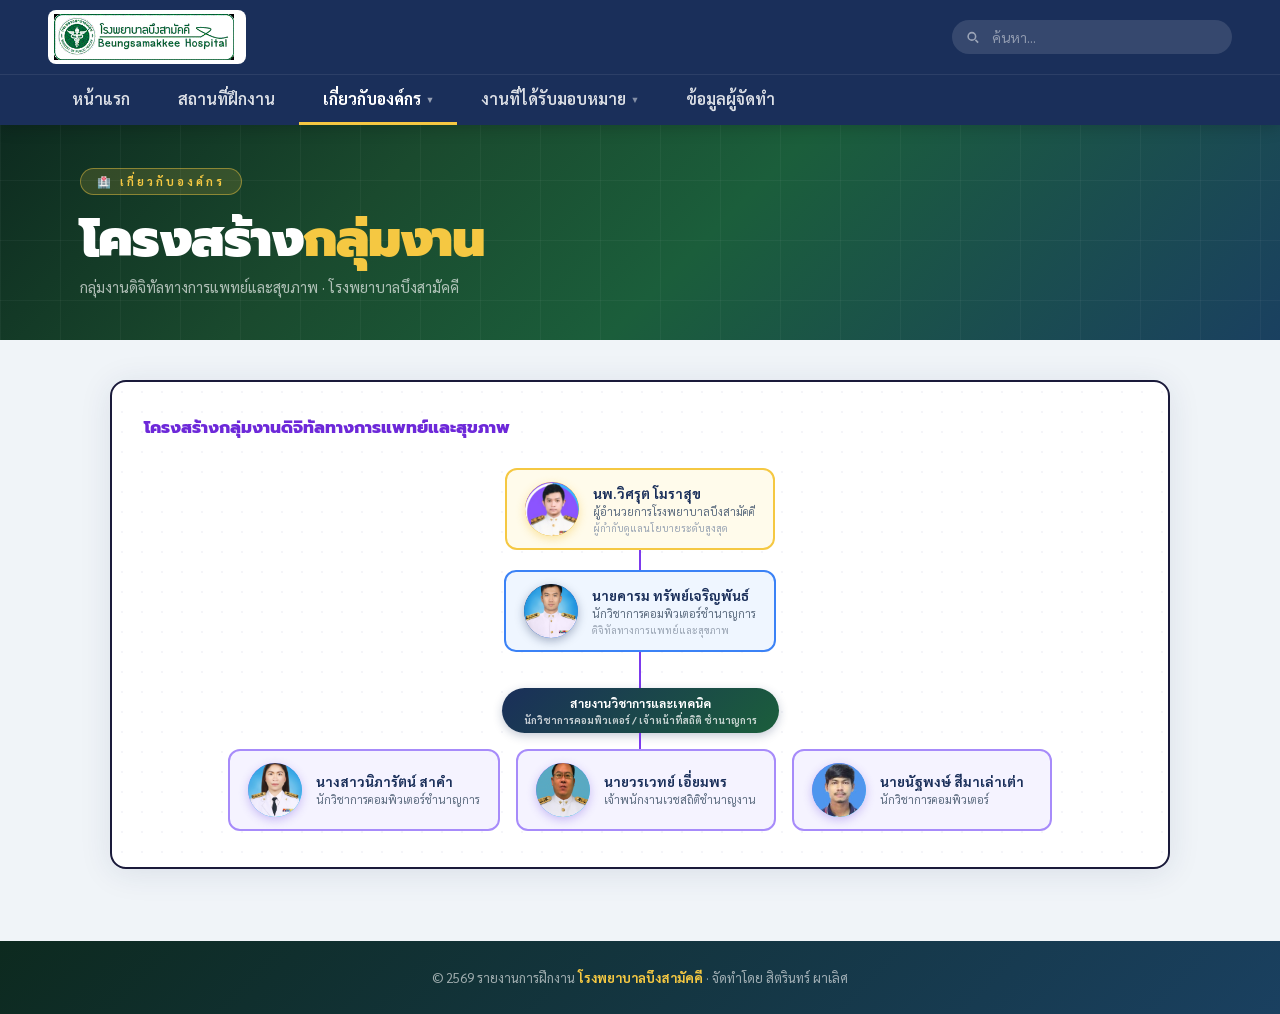
<file: org-group.html>
﻿<!DOCTYPE html>
<html lang="th">
<head>
<meta charset="UTF-8">
<meta name="viewport" content="width=device-width, initial-scale=1.0">
<title>โครงสร้างกลุ่มงาน - โรงพยาบาลบึงสามัคคี</title>
<link href="https://fonts.googleapis.com/css2?family=Sarabun:wght@300;400;500;600;700;800&family=Prompt:wght@400;600;700;800;900&display=swap" rel="stylesheet">
<style>
*,*::before,*::after{box-sizing:border-box;margin:0;padding:0;}
body{font-family:'Sarabun',sans-serif;background:#f0f4f8;color:#1a2f5a;}

/* SITE HEADER */
.site-header{position:fixed;top:0;left:0;right:0;z-index:500;background:#1a2f5a;box-shadow:0 2px 16px rgba(0,0,0,.2);}
.header-top{display:flex;align-items:center;justify-content:space-between;padding:10px 48px;border-bottom:1px solid rgba(255,255,255,.08);}
.logo-box{background:#fff;border-radius:8px;padding:4px 12px 4px 6px;display:inline-flex;align-items:center;text-decoration:none;}
.logo-box img{height:46px;object-fit:contain;display:block;}
.header-search{position:relative;width:280px;}
.header-search input{width:100%;padding:8px 16px 8px 40px;border:none;border-radius:30px;background:rgba(255,255,255,.12);color:#fff;font-family:'Sarabun',sans-serif;font-size:14px;outline:none;}
.header-search input::placeholder{color:rgba(255,255,255,.45);}
.header-search svg{position:absolute;left:13px;top:50%;transform:translateY(-50%);pointer-events:none;opacity:.5;}
.header-nav{display:flex;align-items:center;padding:0 48px;}
.nav-item{position:relative;}
.nav-link{display:flex;align-items:center;gap:6px;padding:13px 24px;font-family:'Sarabun',sans-serif;font-size:16px;font-weight:600;color:rgba(255,255,255,.85);text-decoration:none;border-bottom:3px solid transparent;transition:color .2s,border-color .2s,background .2s;white-space:nowrap;}
.nav-link:hover{color:#fff;background:rgba(255,255,255,.06);}
.nav-link.active{color:#fff;border-bottom-color:#f5c842;font-weight:700;}
.nav-arrow{font-size:9px;opacity:.55;transition:transform .2s;}
.nav-item:hover .nav-arrow{transform:rotate(180deg);}
.nav-drop{display:none;position:absolute;top:100%;left:0;background:#fff;min-width:210px;border-radius:0 0 14px 14px;box-shadow:0 10px 32px rgba(26,47,90,.18);overflow:hidden;z-index:600;border-top:3px solid #f5c842;}
.nav-item:hover .nav-drop{display:block;}
.nav-drop a{display:block;padding:12px 20px;font-size:14px;color:#3a4a5e;text-decoration:none;font-weight:500;border-bottom:1px solid #f0f4f8;transition:background .15s,padding .15s;}
.nav-drop a:last-child{border:none;}
.nav-drop a:hover{background:#f5f7fa;color:#1a2f5a;padding-left:26px;}
.nav-drop .drop-header{padding:9px 20px;font-size:11px;font-weight:800;color:#1a2f5a;background:#f5f7fa;letter-spacing:1.5px;text-transform:uppercase;pointer-events:none;border-bottom:1px solid #e8ecf0;}

/* PAGE HERO */
.page-hero{margin-top:120px;background:linear-gradient(135deg,#0d2a1f 0%,#1a4a2e 30%,#1b5e3b 55%,#1a4060 100%);padding:48px 80px 44px;position:relative;overflow:hidden;}
.page-hero::before{content:'';position:absolute;inset:0;background-image:linear-gradient(rgba(255,255,255,.04) 1px,transparent 1px),linear-gradient(90deg,rgba(255,255,255,.04) 1px,transparent 1px);background-size:60px 60px;}
.hero-inner{position:relative;z-index:1;}
.hero-eyebrow{display:inline-flex;align-items:center;gap:8px;background:rgba(245,200,66,.15);border:1px solid rgba(245,200,66,.45);color:#f5c842;font-size:11px;font-weight:700;letter-spacing:3px;padding:5px 16px;border-radius:30px;margin-bottom:16px;text-transform:uppercase;}
.hero-title{font-family:'Prompt',sans-serif;font-size:clamp(32px,4vw,52px);font-weight:900;color:#fff;text-transform:uppercase;letter-spacing:-1px;line-height:1.1;margin-bottom:10px;}
.hero-title span{color:#f5c842;}
.hero-sub{color:rgba(255,255,255,.65);font-size:15px;}

/* GROUP STRUCTURE */
.gs-page{background:#f0f4f8;padding:40px 32px 72px;}
.gs-frame{background:#fff;border:2.5px solid #1a1a3a;border-radius:16px;padding:32px 32px 36px;max-width:1060px;margin:0 auto;box-shadow:0 4px 32px rgba(26,47,90,.1);position:relative;overflow:hidden;}
.gs-frame::before{content:'';position:absolute;inset:0;border-radius:14px;background-image:radial-gradient(circle,#d8d8e8 1px,transparent 1px);background-size:20px 20px;opacity:.25;pointer-events:none;}
.gs-inner{position:relative;z-index:1;}
.gs-title{font-family:'Prompt',sans-serif;font-size:17px;font-weight:800;color:#6d28d9;margin-bottom:28px;}
.gs-vline{width:2px;background:#7c3aed;margin:0 auto;}
.gs-col{display:flex;flex-direction:column;align-items:center;}
.gs-card{display:flex;align-items:center;gap:14px;border-radius:12px;padding:12px 18px;border:2px solid transparent;min-width:260px;max-width:340px;}
.gs-card.gold{background:#fffbeb;border-color:#f5c842;}
.gs-card.navy{background:#eff6ff;border-color:#3b82f6;}
.gs-card.teal{background:#f0fdf9;border-color:#2da89a;}
.gs-card.light{background:#f5f3ff;border-color:#a78bfa;}
.gs-photo-label{cursor:pointer;flex-shrink:0;display:block;}
.gs-photo-label input{display:none;}
.gs-photo{width:54px;height:54px;border-radius:50%;background:linear-gradient(140deg,#8b5cf6,#22d3ee);overflow:hidden;position:relative;display:flex;align-items:center;justify-content:center;font-size:20px;transition:transform .2s;box-shadow:0 3px 10px rgba(100,60,220,.3);}
.gs-photo.gold-p{background:linear-gradient(140deg,#f5c842,#e8a800);box-shadow:0 3px 10px rgba(245,200,66,.45);}
.gs-photo.navy-p{background:linear-gradient(140deg,#1a2f5a,#3b82f6);box-shadow:0 3px 10px rgba(26,47,90,.35);}
.gs-photo img{position:absolute;inset:0;width:100%;height:100%;object-fit:cover;border-radius:50%;display:none;}
.gs-photo-label:hover .gs-photo{transform:scale(1.06);}
.gs-name{font-size:13.5px;font-weight:700;color:#1a2f5a;display:block;}
.gs-role{font-size:11px;color:#5a6a7e;display:block;margin-top:2px;line-height:1.4;}
.gs-sub{font-size:10px;color:#9aa5b4;display:block;margin-top:1px;}
.gs-branch-hd{background:linear-gradient(135deg,#1a2f5a,#1b5e3b);color:#fff;border-radius:30px;padding:7px 22px;font-size:12px;font-weight:700;white-space:nowrap;text-align:center;box-shadow:0 3px 10px rgba(26,47,90,.25);}
.gs-branch-sub{font-size:10px;opacity:.75;margin-top:2px;}
.gs-branches{display:flex;justify-content:center;gap:0;position:relative;}
.gs-branch{flex:1;display:flex;flex-direction:column;align-items:center;gap:0;}
.gs-branch-members{display:flex;flex-direction:column;align-items:center;gap:8px;}

footer{background:linear-gradient(135deg,#0d2a1f,#1a4060);color:rgba(255,255,255,.6);text-align:center;padding:28px;font-size:13px;}
footer span{color:#f5c842;font-weight:700;}
</style>
</head>
<body>

<div class="site-header">
  <div class="header-top">
    <a href="index.html" class="logo-box"><img src="[data-uri]" alt="โรงพยาบาลบึงสามัคคี"></a>
    <div class="header-search">
      <svg width="15" height="15" viewBox="0 0 24 24" fill="none" stroke="white" stroke-width="2.5"><circle cx="11" cy="11" r="6"/><path d="M21 21l-4.35-4.35"/></svg>
      <input type="text" placeholder="ค้นหา...">
    </div>
  </div>
  <nav class="header-nav">
    <div class="nav-item"><a href="index.html" class="nav-link">หน้าแรก</a></div>
    <div class="nav-item"><a href="place.html" class="nav-link">สถานที่ฝึกงาน</a></div>
    <div class="nav-item">
      <a href="org.html" class="nav-link active">เกี่ยวกับองค์กร <span class="nav-arrow">▼</span></a>
      <div class="nav-drop">
        <a href="org.html">โครงสร้างองค์กร</a>
        <a href="org-group.html">โครงสร้างกลุ่มงาน</a>
        <a href="org-roles.html">บทบาทหน้าที่</a>
      </div>
    </div>
    <div class="nav-item">
      <a href="work.html" class="nav-link">งานที่ได้รับมอบหมาย <span class="nav-arrow">▼</span></a>
      <div class="nav-drop">
        <div class="drop-header">ระยะเวลาฝึกงาน</div>
        <a href="work.html#week1">สัปดาห์ที่ 1</a><a href="work.html#week2">สัปดาห์ที่ 2</a>
        <a href="work.html#week3">สัปดาห์ที่ 3</a><a href="work.html#week4">สัปดาห์ที่ 4</a>
        <a href="work.html#week5">สัปดาห์ที่ 5</a><a href="work.html#week6">สัปดาห์ที่ 6</a>
        <a href="work.html#week7">สัปดาห์ที่ 7</a><a href="work.html#week8">สัปดาห์ที่ 8</a>
      </div>
    </div>
    <div class="nav-item"><a href="about.html" class="nav-link">ข้อมูลผู้จัดทำ</a></div>
  </nav>
</div>

<div class="page-hero">
  <div class="hero-inner">
    <div class="hero-eyebrow">🏥 เกี่ยวกับองค์กร</div>
    <h1 class="hero-title">โครงสร้าง<span>กลุ่มงาน</span></h1>
    <p class="hero-sub">กลุ่มงานดิจิทัลทางการแพทย์และสุขภาพ · โรงพยาบาลบึงสามัคคี</p>
  </div>
</div>

<div class="gs-page">
  <div class="gs-frame">
    <div class="gs-inner">
      <h2 class="gs-title">โครงสร้างกลุ่มงานดิจิทัลทางการแพทย์และสุขภาพ</h2>

      <div class="gs-col">
        <div class="gs-card gold">
          <div class="gs-photo gold-p"><img src="images/boss.jpg" alt="นพ.วิศรุต โมราสุข" style="display:block;"></div>
          <div>
            <span class="gs-name">นพ.วิศรุต โมราสุข</span>
            <span class="gs-role">ผู้อำนวยการโรงพยาบาลบึงสามัคคี</span>
            <span class="gs-sub">ผู้กำกับดูแลนโยบายระดับสูงสุด</span>
          </div>
        </div>
        <div class="gs-vline" style="height:20px;"></div>

        <div class="gs-card navy">
          <div class="gs-photo navy-p"><img src="images/naaueng.jpg" alt="นายคารม ทรัพย์เจริญพันธ์" style="display:block;"></div>
          <div>
            <span class="gs-name">นายคารม ทรัพย์เจริญพันธ์</span>
            <span class="gs-role">นักวิชาการคอมพิวเตอร์ชำนาญการ</span>
            <span class="gs-sub">ดิจิทัลทางการแพทย์และสุขภาพ</span>
          </div>
        </div>
        <div class="gs-vline" style="height:20px;"></div>
      </div>

      <div class="gs-col">
        <div class="gs-vline" style="height:16px;"></div>
        <div class="gs-branch-hd">สายงานวิชาการและเทคนิค<div class="gs-branch-sub">นักวิชาการคอมพิวเตอร์ / เจ้าหน้าที่สถิติ ชำนาญการ</div></div>
        <div class="gs-vline" style="height:16px;"></div>
        <div style="display:flex;gap:16px;flex-wrap:wrap;justify-content:center;">
          <div class="gs-card light">
            <div class="gs-photo"><img src="images/namod.jpg" alt="นางสาวนิภารัตน์ สาคำ" style="display:block;"></div>
            <div><span class="gs-name">นางสาวนิภารัตน์ สาคำ</span><span class="gs-role">นักวิชาการคอมพิวเตอร์ชำนาญการ</span></div>
          </div>
          <div class="gs-card light">
            <div class="gs-photo"><img src="images/lungwed.jpg" alt="นายวรเวทย์ เอี่ยมพร" style="display:block;"></div>
            <div><span class="gs-name">นายวรเวทย์ เอี่ยมพร</span><span class="gs-role">เจ้าพนักงานเวชสถิติชำนาญงาน</span></div>
          </div>
          <div class="gs-card light">
            <div class="gs-photo"><img src="images/nabeer.jpg" alt="นายนัฐพงษ์ สีมาเล่าเต่า" style="display:block;"></div>
            <div><span class="gs-name">นายนัฐพงษ์ สีมาเล่าเต่า</span><span class="gs-role">นักวิชาการคอมพิวเตอร์</span></div>
          </div>
        </div>
      </div>

    </div>
  </div>
</div>

<footer>
  <p>© 2569 รายงานการฝึกงาน <span>โรงพยาบาลบึงสามัคคี</span> · จัดทำโดย สิตรินทร์ ผาเลิศ</p>
</footer>

<script>
function gsImg(input) {
  if (!input.files || !input.files[0]) return;
  const reader = new FileReader();
  reader.onload = e => {
    const label = input.closest('label');
    const photo = label.querySelector('.gs-photo');
    const img = photo.querySelector('img');
    const icon = photo.querySelector('span');
    img.src = e.target.result;
    img.style.display = 'block';
    if (icon) icon.style.display = 'none';
    // บันทึกลง localStorage
    const idx = [...document.querySelectorAll('.gs-photo-label')].indexOf(label);
    try { localStorage.setItem('gp_' + idx, e.target.result); } catch(e) {}
  };
  reader.readAsDataURL(input.files[0]);
}

// คืนค่ารูปเมื่อโหลดหน้าใหม่
document.addEventListener('DOMContentLoaded', function() {
  document.querySelectorAll('.gs-photo-label').forEach(function(label, idx) {
    var saved = localStorage.getItem('gp_' + idx);
    if (!saved) return;
    var photo = label.querySelector('.gs-photo');
    var img = photo.querySelector('img');
    var icon = photo.querySelector('span');
    img.src = saved;
    img.style.display = 'block';
    if (icon) icon.style.display = 'none';
  });
});
</script>
<script src="search.js"></script>
</body>
</html>
</file>
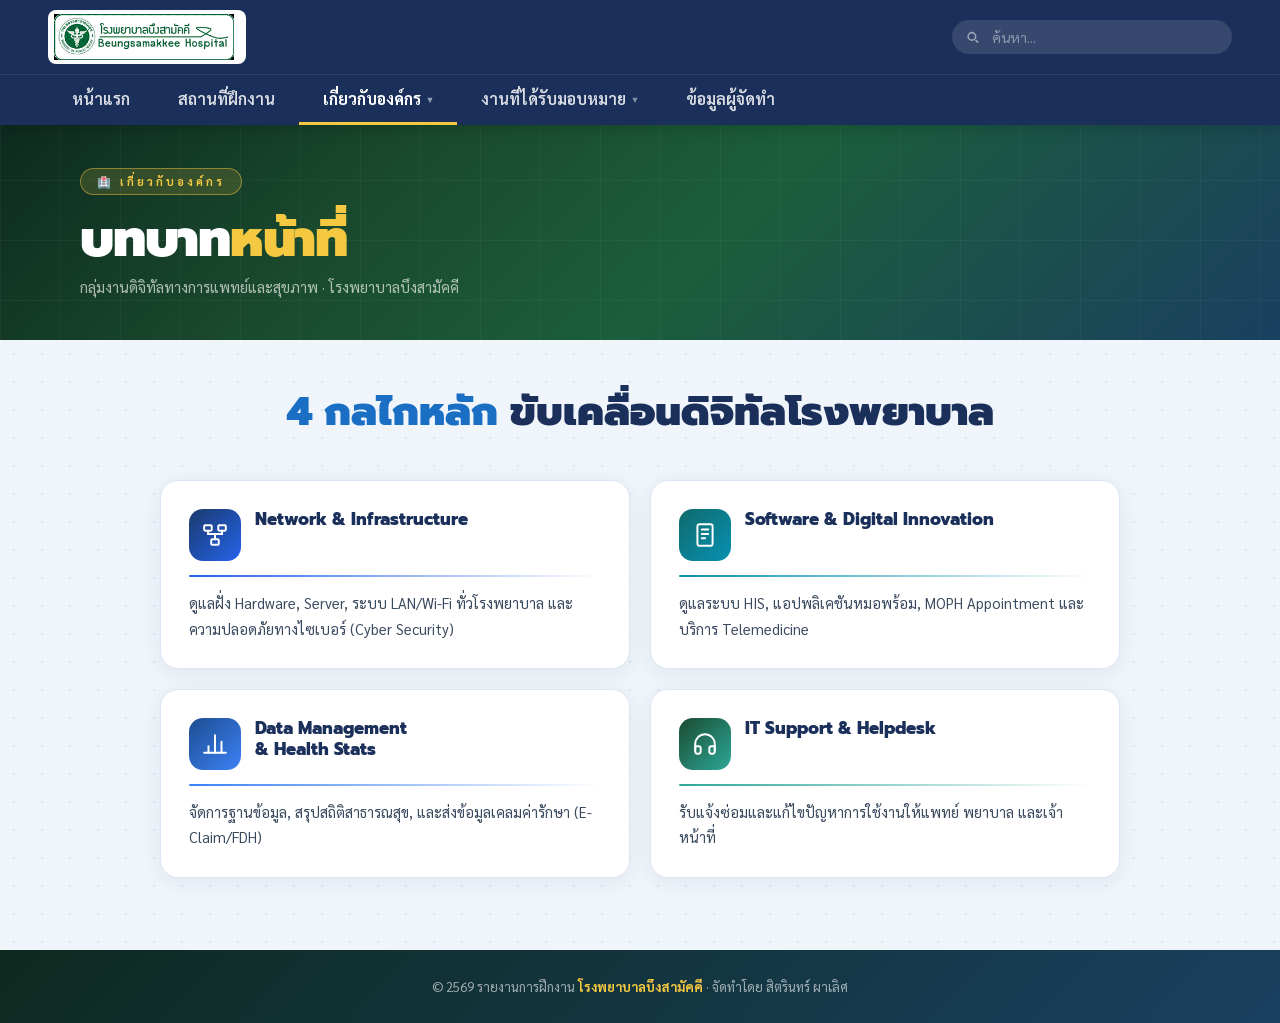
<file: org-roles.html>
﻿<!DOCTYPE html>
<html lang="th">
<head>
<meta charset="UTF-8">
<meta name="viewport" content="width=device-width, initial-scale=1.0">
<title>บทบาทหน้าที่ - โรงพยาบาลบึงสามัคคี</title>
<link href="https://fonts.googleapis.com/css2?family=Sarabun:wght@300;400;500;600;700;800&family=Prompt:wght@400;600;700;800;900&display=swap" rel="stylesheet">
<style>
*,*::before,*::after{box-sizing:border-box;margin:0;padding:0;}
body{font-family:'Sarabun',sans-serif;background:#f0f4f8;color:#1a2f5a;}

/* SITE HEADER */
.site-header{position:fixed;top:0;left:0;right:0;z-index:500;background:#1a2f5a;box-shadow:0 2px 16px rgba(0,0,0,.2);}
.header-top{display:flex;align-items:center;justify-content:space-between;padding:10px 48px;border-bottom:1px solid rgba(255,255,255,.08);}
.logo-box{background:#fff;border-radius:8px;padding:4px 12px 4px 6px;display:inline-flex;align-items:center;text-decoration:none;}
.logo-box img{height:46px;object-fit:contain;display:block;}
.header-search{position:relative;width:280px;}
.header-search input{width:100%;padding:8px 16px 8px 40px;border:none;border-radius:30px;background:rgba(255,255,255,.12);color:#fff;font-family:'Sarabun',sans-serif;font-size:14px;outline:none;}
.header-search input::placeholder{color:rgba(255,255,255,.45);}
.header-search svg{position:absolute;left:13px;top:50%;transform:translateY(-50%);pointer-events:none;opacity:.5;}
.header-nav{display:flex;align-items:center;padding:0 48px;}
.nav-item{position:relative;}
.nav-link{display:flex;align-items:center;gap:6px;padding:13px 24px;font-family:'Sarabun',sans-serif;font-size:16px;font-weight:600;color:rgba(255,255,255,.85);text-decoration:none;border-bottom:3px solid transparent;transition:color .2s,border-color .2s,background .2s;white-space:nowrap;}
.nav-link:hover{color:#fff;background:rgba(255,255,255,.06);}
.nav-link.active{color:#fff;border-bottom-color:#f5c842;font-weight:700;}
.nav-arrow{font-size:9px;opacity:.55;transition:transform .2s;}
.nav-item:hover .nav-arrow{transform:rotate(180deg);}
.nav-drop{display:none;position:absolute;top:100%;left:0;background:#fff;min-width:210px;border-radius:0 0 14px 14px;box-shadow:0 10px 32px rgba(26,47,90,.18);overflow:hidden;z-index:600;border-top:3px solid #f5c842;}
.nav-item:hover .nav-drop{display:block;}
.nav-drop a{display:block;padding:12px 20px;font-size:14px;color:#3a4a5e;text-decoration:none;font-weight:500;border-bottom:1px solid #f0f4f8;transition:background .15s,padding .15s;}
.nav-drop a:last-child{border:none;}
.nav-drop a:hover{background:#f5f7fa;color:#1a2f5a;padding-left:26px;}
.nav-drop .drop-header{padding:9px 20px;font-size:11px;font-weight:800;color:#1a2f5a;background:#f5f7fa;letter-spacing:1.5px;text-transform:uppercase;pointer-events:none;border-bottom:1px solid #e8ecf0;}

/* PAGE HERO */
.page-hero{margin-top:120px;background:linear-gradient(135deg,#0d2a1f 0%,#1a4a2e 30%,#1b5e3b 55%,#1a4060 100%);padding:48px 80px 44px;position:relative;overflow:hidden;}
.page-hero::before{content:'';position:absolute;inset:0;background-image:linear-gradient(rgba(255,255,255,.04) 1px,transparent 1px),linear-gradient(90deg,rgba(255,255,255,.04) 1px,transparent 1px);background-size:60px 60px;}
.hero-inner{position:relative;z-index:1;}
.hero-eyebrow{display:inline-flex;align-items:center;gap:8px;background:rgba(245,200,66,.15);border:1px solid rgba(245,200,66,.45);color:#f5c842;font-size:11px;font-weight:700;letter-spacing:3px;padding:5px 16px;border-radius:30px;margin-bottom:16px;text-transform:uppercase;}
.hero-title{font-family:'Prompt',sans-serif;font-size:clamp(32px,4vw,52px);font-weight:900;color:#fff;text-transform:uppercase;letter-spacing:-1px;line-height:1.1;margin-bottom:10px;}
.hero-title span{color:#f5c842;}
.hero-sub{color:rgba(255,255,255,.65);font-size:15px;}

/* ROLES PAGE */
.roles-page {
  background: #f0f5fb;
  padding: 48px 40px 72px;
  position: relative;
}
/* dot pattern bg */
.roles-page::before {
  content: '';
  position: absolute; inset: 0; pointer-events: none;
  background-image: radial-gradient(circle, #c5d0e0 1px, transparent 1px);
  background-size: 28px 28px;
  opacity: .45;
}
.roles-inner {
  position: relative; z-index: 1;
  max-width: 960px; margin: 0 auto;
}

/* Title */
.roles-heading {
  text-align: center; margin-bottom: 44px;
}
.roles-heading h2 {
  font-family: 'Prompt', sans-serif;
  font-size: clamp(26px, 3.5vw, 40px);
  font-weight: 900; color: #1a2f5a; line-height: 1.2;
}
.roles-heading h2 span { color: #1a6fc4; }

/* 2×2 grid */
.roles-grid {
  display: grid;
  grid-template-columns: 1fr 1fr;
  gap: 20px;
}

/* Card */
.role-card {
  background: #fff;
  border-radius: 18px;
  padding: 28px 28px 26px;
  border: 1.5px solid #dce6f5;
  box-shadow: 0 4px 20px rgba(26,47,90,.07);
  transition: transform .25s, box-shadow .25s;
  display: flex;
  flex-direction: column;
  gap: 14px;
}
.role-card:hover {
  transform: translateY(-5px);
  box-shadow: 0 14px 40px rgba(26,47,90,.13);
}

/* Icon + title row */
.role-card-head { display: flex; align-items: flex-start; gap: 14px; }
.role-card-icon {
  width: 52px; height: 52px; border-radius: 14px; flex-shrink: 0;
  display: flex; align-items: center; justify-content: center;
}
.rc-network { background: linear-gradient(135deg,#1a3a6c,#2563eb); }
.rc-software { background: linear-gradient(135deg,#0e6b6b,#0891b2); }
.rc-data    { background: linear-gradient(135deg,#1e4d91,#3b82f6); }
.rc-support { background: linear-gradient(135deg,#1a4a2e,#2da89a); }

.role-card-icon svg { width: 26px; height: 26px; }

.role-card-title {
  font-family: 'Prompt', sans-serif;
  font-size: 17px; font-weight: 800; color: #1a2f5a;
  line-height: 1.25;
}
.role-card-title small {
  display: block; font-size: 12px; font-weight: 600; color: #4a6a9a;
  margin-top: 2px; font-family: 'Sarabun', sans-serif;
}

/* Divider */
.role-card-div {
  height: 2px; border-radius: 2px;
  background: linear-gradient(90deg, var(--accent, #2563eb), transparent);
}

/* Desc */
.role-card-desc {
  font-size: 14.5px; color: #3a4a5e; line-height: 1.75;
}

footer{background:linear-gradient(135deg,#0d2a1f,#1a4060);color:rgba(255,255,255,.6);text-align:center;padding:28px;font-size:13px;}
footer span{color:#f5c842;font-weight:700;}

@media(max-width:700px){
  .roles-grid{grid-template-columns:1fr;}
  .roles-page{padding:32px 20px 60px;}
}
</style>
</head>
<body>

<div class="site-header">
  <div class="header-top">
    <a href="index.html" class="logo-box"><img src="[data-uri]" alt="โรงพยาบาลบึงสามัคคี"></a>
    <div class="header-search">
      <svg width="15" height="15" viewBox="0 0 24 24" fill="none" stroke="white" stroke-width="2.5"><circle cx="11" cy="11" r="6"/><path d="M21 21l-4.35-4.35"/></svg>
      <input type="text" placeholder="ค้นหา...">
    </div>
  </div>
  <nav class="header-nav">
    <div class="nav-item"><a href="index.html" class="nav-link">หน้าแรก</a></div>
    <div class="nav-item"><a href="place.html" class="nav-link">สถานที่ฝึกงาน</a></div>
    <div class="nav-item">
      <a href="org.html" class="nav-link active">เกี่ยวกับองค์กร <span class="nav-arrow">▼</span></a>
      <div class="nav-drop">
        <a href="org.html">โครงสร้างองค์กร</a>
        <a href="org-group.html">โครงสร้างกลุ่มงาน</a>
        <a href="org-roles.html">บทบาทหน้าที่</a>
      </div>
    </div>
    <div class="nav-item">
      <a href="work.html" class="nav-link">งานที่ได้รับมอบหมาย <span class="nav-arrow">▼</span></a>
      <div class="nav-drop">
        <div class="drop-header">ระยะเวลาฝึกงาน</div>
        <a href="work.html#week1">สัปดาห์ที่ 1</a><a href="work.html#week2">สัปดาห์ที่ 2</a>
        <a href="work.html#week3">สัปดาห์ที่ 3</a><a href="work.html#week4">สัปดาห์ที่ 4</a>
        <a href="work.html#week5">สัปดาห์ที่ 5</a><a href="work.html#week6">สัปดาห์ที่ 6</a>
        <a href="work.html#week7">สัปดาห์ที่ 7</a><a href="work.html#week8">สัปดาห์ที่ 8</a>
      </div>
    </div>
    <div class="nav-item"><a href="about.html" class="nav-link">ข้อมูลผู้จัดทำ</a></div>
  </nav>
</div>

<div class="page-hero">
  <div class="hero-inner">
    <div class="hero-eyebrow">🏥 เกี่ยวกับองค์กร</div>
    <h1 class="hero-title">บทบาท<span>หน้าที่</span></h1>
    <p class="hero-sub">กลุ่มงานดิจิทัลทางการแพทย์และสุขภาพ · โรงพยาบาลบึงสามัคคี</p>
  </div>
</div>

<div class="roles-page">
  <div class="roles-inner">

    <!-- Title -->
    <div class="roles-heading">
      <h2><span>4 กลไกหลัก</span> ขับเคลื่อนดิจิทัลโรงพยาบาล</h2>
    </div>

    <!-- 2×2 Grid -->
    <div class="roles-grid">

      <!-- 1: Network & Infrastructure -->
      <div class="role-card">
        <div class="role-card-head">
          <div class="role-card-icon rc-network">
            <svg viewBox="0 0 24 24" fill="none" stroke="white" stroke-width="1.8" stroke-linecap="round">
              <rect x="2" y="3" width="7" height="5" rx="1"/><rect x="15" y="3" width="7" height="5" rx="1"/>
              <rect x="8.5" y="16" width="7" height="5" rx="1"/>
              <path d="M5.5 8v3h13V8M12 11v5"/>
            </svg>
          </div>
          <div>
            <div class="role-card-title">Network &amp; Infrastructure</div>
          </div>
        </div>
        <div class="role-card-div" style="--accent:#2563eb;"></div>
        <p class="role-card-desc">
          ดูแลฝั่ง Hardware, Server, ระบบ LAN/Wi-Fi ทั่วโรงพยาบาล และความปลอดภัยทางไซเบอร์ (Cyber Security)
        </p>
      </div>

      <!-- 2: Software & Digital Innovation -->
      <div class="role-card">
        <div class="role-card-head">
          <div class="role-card-icon rc-software">
            <svg viewBox="0 0 24 24" fill="none" stroke="white" stroke-width="1.8" stroke-linecap="round">
              <rect x="5" y="2" width="14" height="20" rx="2"/>
              <line x1="9" y1="7" x2="15" y2="7"/><line x1="9" y1="11" x2="15" y2="11"/>
              <line x1="9" y1="15" x2="12" y2="15"/>
            </svg>
          </div>
          <div>
            <div class="role-card-title">Software &amp; Digital Innovation</div>
          </div>
        </div>
        <div class="role-card-div" style="--accent:#0891b2;"></div>
        <p class="role-card-desc">
          ดูแลระบบ HIS, แอปพลิเคชันหมอพร้อม, MOPH Appointment และบริการ Telemedicine
        </p>
      </div>

      <!-- 3: Data Management & Health Stats -->
      <div class="role-card">
        <div class="role-card-head">
          <div class="role-card-icon rc-data">
            <svg viewBox="0 0 24 24" fill="none" stroke="white" stroke-width="1.8" stroke-linecap="round">
              <line x1="18" y1="20" x2="18" y2="10"/><line x1="12" y1="20" x2="12" y2="4"/>
              <line x1="6" y1="20" x2="6" y2="14"/>
              <line x1="2" y1="20" x2="22" y2="20"/>
            </svg>
          </div>
          <div>
            <div class="role-card-title">Data Management<br>&amp; Health Stats</div>
          </div>
        </div>
        <div class="role-card-div" style="--accent:#3b82f6;"></div>
        <p class="role-card-desc">
          จัดการฐานข้อมูล, สรุปสถิติสาธารณสุข, และส่งข้อมูลเคลมค่ารักษา (E-Claim/FDH)
        </p>
      </div>

      <!-- 4: IT Support & Helpdesk -->
      <div class="role-card">
        <div class="role-card-head">
          <div class="role-card-icon rc-support">
            <svg viewBox="0 0 24 24" fill="none" stroke="white" stroke-width="1.8" stroke-linecap="round">
              <path d="M3 18v-6a9 9 0 0118 0v6"/>
              <path d="M21 19a2 2 0 01-2 2h-1a2 2 0 01-2-2v-3a2 2 0 012-2h3z"/>
              <path d="M3 19a2 2 0 002 2h1a2 2 0 002-2v-3a2 2 0 00-2-2H3z"/>
            </svg>
          </div>
          <div>
            <div class="role-card-title">IT Support &amp; Helpdesk</div>
          </div>
        </div>
        <div class="role-card-div" style="--accent:#2da89a;"></div>
        <p class="role-card-desc">
          รับแจ้งซ่อมและแก้ไขปัญหาการใช้งานให้แพทย์ พยาบาล และเจ้าหน้าที่
        </p>
      </div>

    </div>
  </div>
</div>

<footer>
  <p>© 2569 รายงานการฝึกงาน <span>โรงพยาบาลบึงสามัคคี</span> · จัดทำโดย สิตรินทร์ ผาเลิศ</p>
</footer>
<script src="search.js"></script>
</body>
</html>
</file>
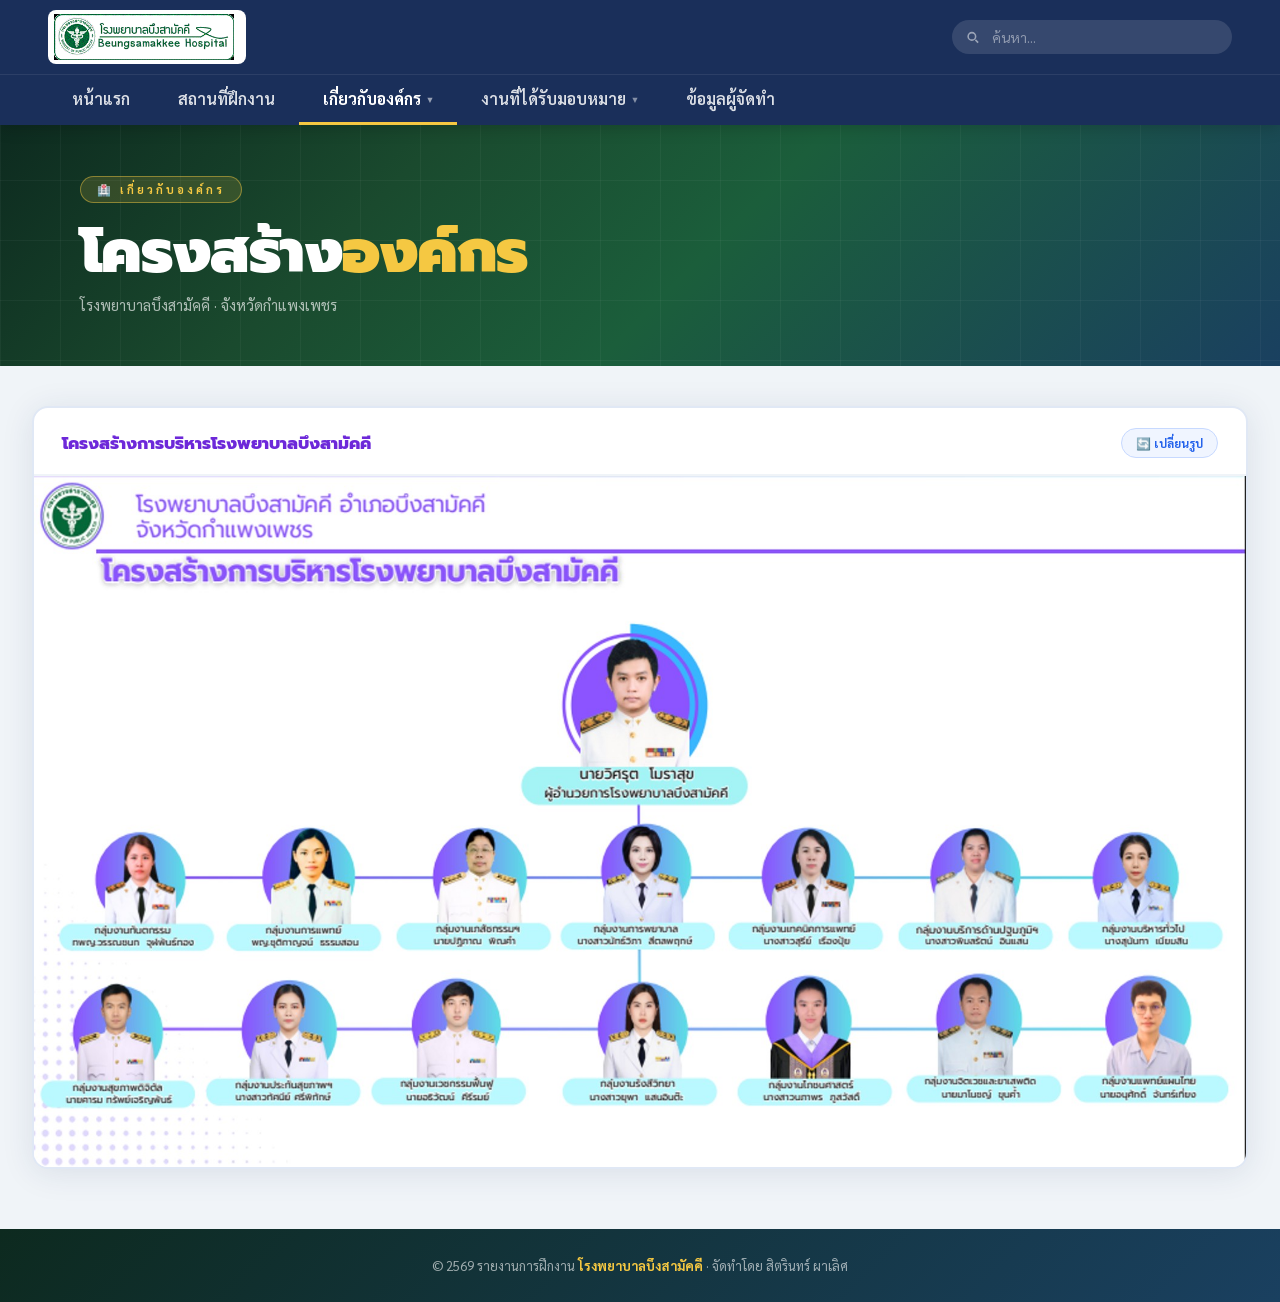
<file: org.html>
﻿<!DOCTYPE html>
<html lang="th">
<head>
<meta charset="UTF-8">
<meta name="viewport" content="width=device-width, initial-scale=1.0">
<title>แผนผังองค์กร - โรงพยาบาลบึงสามัคคี</title>
<link href="https://fonts.googleapis.com/css2?family=Sarabun:wght@300;400;500;600;700;800&family=Prompt:wght@400;600;700;800;900&display=swap" rel="stylesheet">
<style>




.logo-box img { height: 46px; object-fit: contain; display: block; }

.header-search input {
  width: 100%; padding: 8px 16px 8px 40px; border: none; border-radius: 30px;
  background: rgba(255,255,255,.12); color: #fff;
  font-family: 'Sarabun',sans-serif; font-size: 14px; outline: none;
}
.header-search input::placeholder { color: rgba(255,255,255,.45); }
.header-search svg {
  position: absolute; left: 13px; top: 50%; transform: translateY(-50%);
  pointer-events: none; opacity: .5;
}



.nav-link:hover { color: #fff; background: rgba(255,255,255,.06); }
.nav-link.active { color: #fff; border-bottom-color: #f5c842; font-weight: 700; }

.nav-item:hover 

.nav-item:hover 
.nav-drop a {
  display: block; padding: 12px 20px; font-size: 14px; color: #3a4a5e;
  text-decoration: none; font-weight: 500; border-bottom: 1px solid #f0f4f8;
  transition: background .15s, padding .15s;
}
.nav-drop a:last-child { border: none; }
.nav-drop a:hover { background: #f5f7fa; color: #1a2f5a; padding-left: 26px; }
.nav-drop .drop-header {
  padding: 9px 20px; font-size: 11px; font-weight: 800; color: #1a2f5a;
  background: #f5f7fa; letter-spacing: 1.5px; text-transform: uppercase;
  pointer-events: none; border-bottom: 1px solid #e8ecf0;
}

*, *::before, *::after { box-sizing:border-box; margin:0; padding:0; }
body { font-family:'Sarabun',sans-serif; background:#f0f4f8; color:#1a2f5a; }

.page-hero {
  margin-top:120px;
  background: linear-gradient(135deg,#0d2a1f 0%,#1a4a2e 30%,#1b5e3b 55%,#1a4060 100%);
  padding: 56px 80px 52px; position:relative; overflow:hidden;
}
.page-hero::before {
  content:''; position:absolute; inset:0;
  background-image: linear-gradient(rgba(255,255,255,.04) 1px,transparent 1px),
    linear-gradient(90deg,rgba(255,255,255,.04) 1px,transparent 1px);
  background-size:60px 60px;
}
.hero-inner { position:relative; z-index:1; }
.hero-eyebrow {
  display:inline-flex; align-items:center; gap:8px;
  background:rgba(245,200,66,.15); border:1px solid rgba(245,200,66,.45);
  color:#f5c842; font-size:11px; font-weight:700; letter-spacing:3px;
  padding:5px 16px; border-radius:30px; margin-bottom:16px; text-transform:uppercase;
}
.hero-title {
  font-family:'Prompt',sans-serif; font-size:clamp(36px,5vw,60px);
  font-weight:900; color:#fff; text-transform:uppercase;
  letter-spacing:-1px; line-height:1.1; margin-bottom:10px;
}
.hero-title span { color:#f5c842; }
.hero-sub { color:rgba(255,255,255,.65); font-size:15px; }

.content { max-width:1100px; margin:0 auto; padding:52px 32px 80px; }

/* ── UPLOAD SECTION ── */
.block {
  background:#fff; border-radius:20px;
  box-shadow:0 2px 20px rgba(26,47,90,.08); overflow:hidden; margin-bottom:32px;
}
.block-head {
  padding:24px 32px 20px; border-bottom:2px solid #f0f4f8;
  display:flex; align-items:center; gap:14px;
}
.block-icon {
  width:46px; height:46px; border-radius:12px; flex-shrink:0;
  background:linear-gradient(135deg,#1a2f5a,#1b5e3b);
  display:flex; align-items:center; justify-content:center; font-size:22px;
}
.block-head h2 {
  font-family:'Prompt',sans-serif; font-size:20px; font-weight:800; color:#1a2f5a;
}
.block-head p { font-size:13px; color:#8a9ab0; margin-top:2px; }
.block-accent { width:44px; height:4px; background:#f5c842; border-radius:4px; margin:0 32px 20px; }
.block-body { padding:0 32px 28px; }

/* UPLOAD ZONE */
.upload-zone {
  border:2px dashed #c8d4e0; border-radius:14px; padding:48px 24px;
  text-align:center; cursor:pointer; transition:all .2s; position:relative;
  background:#f8fafc;
}
.upload-zone:hover { border-color:#2da89a; background:#e6f7f5; }
.upload-zone input { position:absolute; inset:0; opacity:0; cursor:pointer; width:100%; height:100%; }
.upload-zone .uz-icon { font-size:48px; margin-bottom:12px; }
.upload-zone p { font-size:15px; color:#5a6a7e; font-weight:600; margin-bottom:6px; }
.upload-zone small { font-size:13px; color:#a0b0c0; }
.upload-preview { display:none; text-align:center; }
.upload-preview img {
  max-width:100%; border-radius:12px;
  box-shadow:0 4px 24px rgba(26,47,90,.12); margin-bottom:14px;
}
.btn-reupload {
  display:inline-flex; align-items:center; gap:6px;
  background:#1a2f5a; color:#fff; padding:9px 20px;
  border-radius:30px; font-size:13px; font-weight:700;
  border:none; cursor:pointer; font-family:'Sarabun',sans-serif;
  transition:opacity .2s; position:relative;
}
.btn-reupload:hover { opacity:.85; }
.btn-reupload input { position:absolute; inset:0; opacity:0; cursor:pointer; }

/* ── ORG CHART (template) ── */
.org-wrap { overflow-x:auto; padding:8px 0 16px; }
.org-tree {
  display:flex; flex-direction:column; align-items:center; gap:0;
  min-width:700px;
}
.org-row { display:flex; justify-content:center; gap:16px; width:100%; }
.org-node {
  background:#1a2f5a; color:#fff;
  border-radius:12px; padding:14px 22px;
  text-align:center; font-size:14px; font-weight:700;
  min-width:160px; box-shadow:0 4px 14px rgba(26,47,90,.2);
  cursor:pointer; transition:transform .15s;
}
.org-node:hover { transform:translateY(-3px); }
.org-node.gold { background:#f5c842; color:#1a2f5a; }
.org-node.teal { background:#2da89a; color:#fff; }
.org-node.light { background:#e6f7f5; color:#1a2f5a; border:2px solid #2da89a; }
.org-node-sub { font-size:11px; opacity:.7; font-weight:400; margin-top:3px; }
.org-line { width:2px; height:28px; background:#cbd5e1; margin:0 auto; }
.org-h-group { display:flex; justify-content:center; position:relative; width:100%; }
.org-h-group::before {
  content:''; position:absolute; top:0; height:2px; background:#cbd5e1;
  left:calc(50% - var(--span)/2); width:var(--span);
}

/* tip */
.edit-tip {
  background:#fffbeb; border:1px solid #f5c842; border-radius:10px;
  padding:12px 18px; font-size:13px; color:#7a6010;
  display:flex; align-items:center; gap:8px; margin-top:18px;
}

footer {
  background:linear-gradient(135deg,#0d2a1f,#1a4060);
  color:rgba(255,255,255,.6); text-align:center; padding:28px; font-size:13px;
}
footer span { color:#f5c842; font-weight:700; }

/* ═══ SITE HEADER ═══ */



.logo-box img { height: 46px; object-fit: contain; display: block; }

.header-search input {
  width: 100%; padding: 8px 16px 8px 40px;
  border: none; border-radius: 30px;
  background: rgba(255,255,255,.12); color: #fff;
  font-family: 'Sarabun', sans-serif; font-size: 14px; outline: none;
}
.header-search input::placeholder { color: rgba(255,255,255,.45); }
.header-search svg {
  position: absolute; left: 13px; top: 50%; transform: translateY(-50%);
  pointer-events: none; opacity: .5;
}



.nav-link:hover { color: #fff; background: rgba(255,255,255,.06); }
.nav-link.active { color: #fff; border-bottom-color: #f5c842; font-weight: 700; }

.nav-item:hover 

.nav-item:hover 
.nav-drop a {
  display: block; padding: 12px 20px;
  font-size: 14px; color: #3a4a5e; text-decoration: none; font-weight: 500;
  border-bottom: 1px solid #f0f4f8;
  transition: background .15s, padding .15s;
}
.nav-drop a:last-child { border: none; }
.nav-drop a:hover { background: #f5f7fa; color: #1a2f5a; padding-left: 26px; }
.nav-drop .drop-header {
  padding: 9px 20px; font-size: 11px; font-weight: 800;
  color: #1a2f5a; background: #f5f7fa;
  letter-spacing: 1.5px; text-transform: uppercase;
  pointer-events: none; border-bottom: 1px solid #e8ecf0;
}

/* ═══ SITE HEADER ═══ */
.site-header{position:fixed;top:0;left:0;right:0;z-index:500;background:#1a2f5a;box-shadow:0 2px 16px rgba(0,0,0,.2);}
.header-top{display:flex;align-items:center;justify-content:space-between;padding:10px 48px;border-bottom:1px solid rgba(255,255,255,.08);}
.logo-box{background:#fff;border-radius:8px;padding:4px 12px 4px 6px;display:inline-flex;align-items:center;text-decoration:none;}
.logo-box img{height:46px;object-fit:contain;display:block;}
.header-search{position:relative;width:280px;}
.header-search input{width:100%;padding:8px 16px 8px 40px;border:none;border-radius:30px;background:rgba(255,255,255,.12);color:#fff;font-family:'Sarabun',sans-serif;font-size:14px;outline:none;}
.header-search input::placeholder{color:rgba(255,255,255,.45);}
.header-search svg{position:absolute;left:13px;top:50%;transform:translateY(-50%);pointer-events:none;opacity:.5;}
.header-nav{display:flex;align-items:center;padding:0 48px;}
.nav-item{position:relative;}
.nav-link{display:flex;align-items:center;gap:6px;padding:13px 24px;font-family:'Sarabun',sans-serif;font-size:16px;font-weight:600;color:rgba(255,255,255,.85);text-decoration:none;border-bottom:3px solid transparent;transition:color .2s,border-color .2s,background .2s;white-space:nowrap;}
.nav-link:hover{color:#fff;background:rgba(255,255,255,.06);}
.nav-link.active{color:#fff;border-bottom-color:#f5c842;font-weight:700;}
.nav-arrow{font-size:9px;opacity:.55;transition:transform .2s;}
.nav-item:hover .nav-arrow{transform:rotate(180deg);}
.nav-drop{display:none;position:absolute;top:100%;left:0;background:#fff;min-width:210px;border-radius:0 0 14px 14px;box-shadow:0 10px 32px rgba(26,47,90,.18);overflow:hidden;z-index:600;border-top:3px solid #f5c842;}
.nav-item:hover .nav-drop{display:block;}
.nav-drop a{display:block;padding:12px 20px;font-size:14px;color:#3a4a5e;text-decoration:none;font-weight:500;border-bottom:1px solid #f0f4f8;transition:background .15s,padding .15s;}
.nav-drop a:last-child{border:none;}
.nav-drop a:hover{background:#f5f7fa;color:#1a2f5a;padding-left:26px;}
.nav-drop .drop-header{padding:9px 20px;font-size:11px;font-weight:800;color:#1a2f5a;background:#f5f7fa;letter-spacing:1.5px;text-transform:uppercase;pointer-events:none;border-bottom:1px solid #e8ecf0;}
</style>
</head>
<body>
<div class="site-header">
  <div class="header-top">
    <a href="index.html" class="logo-box"><img src="[data-uri]" alt="โรงพยาบาลบึงสามัคคี"></a>
    <div class="header-search">
      <svg width="15" height="15" viewBox="0 0 24 24" fill="none" stroke="white" stroke-width="2.5"><circle cx="11" cy="11" r="6"/><path d="M21 21l-4.35-4.35"/></svg>
      <input type="text" placeholder="ค้นหา...">
    </div>
  </div>
  <nav class="header-nav">
    <div class="nav-item"><a href="index.html" class="nav-link ">หน้าแรก</a></div>
    <div class="nav-item">
      <a href="place.html" class="nav-link">สถานที่ฝึกงาน</a>
    </div>
    <div class="nav-item">
      <a href="org.html" class="nav-link active">เกี่ยวกับองค์กร <span class="nav-arrow">▼</span></a>
      <div class="nav-drop">
        <a href="org.html">โครงสร้างองค์กร</a>
        <a href="org-group.html">โครงสร้างกลุ่มงาน</a>
        <a href="org-roles.html">บทบาทหน้าที่</a>
      </div>
    </div>
    <div class="nav-item">
      <a href="work.html" class="nav-link">งานที่ได้รับมอบหมาย <span class="nav-arrow">▼</span></a>
      <div class="nav-drop">
        <div class="drop-header">ระยะเวลาฝึกงาน</div>
        <a href="work.html#week1">สัปดาห์ที่ 1</a><a href="work.html#week2">สัปดาห์ที่ 2</a>
        <a href="work.html#week3">สัปดาห์ที่ 3</a><a href="work.html#week4">สัปดาห์ที่ 4</a>
        <a href="work.html#week5">สัปดาห์ที่ 5</a><a href="work.html#week6">สัปดาห์ที่ 6</a>
        <a href="work.html#week7">สัปดาห์ที่ 7</a><a href="work.html#week8">สัปดาห์ที่ 8</a>
      </div>
    </div>
    <div class="nav-item"><a href="about.html" class="nav-link ">ข้อมูลผู้จัดทำ</a></div>
  </nav>
</div>


<!-- ══ PAGE HERO ══ -->
<div class="page-hero">
  <div class="hero-inner">
    <div class="hero-eyebrow">🏥 เกี่ยวกับองค์กร</div>
    <h1 class="hero-title">โครงสร้าง<span>องค์กร</span></h1>
    <p class="hero-sub">โรงพยาบาลบึงสามัคคี · จังหวัดกำแพงเพชร</p>
  </div>
</div>

<!-- ══ ORG CHART CSS ══ -->
<style>
.oc-page { background: #f0f4f8; padding: 40px 32px 72px; }
.oc-frame {
  background: #fff;
  border: 2.5px solid #1a1a3a;
  border-radius: 16px;
  padding: 32px 28px 36px;
  overflow-x: auto;
  position: relative;
  max-width: 1060px;
  margin: 0 auto;
  box-shadow: 0 4px 32px rgba(26,47,90,.1);
}
.oc-frame::before {
  content: '';
  position: absolute; inset: 0; border-radius: 14px;
  background-image: radial-gradient(circle, #d8d8e8 1px, transparent 1px);
  background-size: 20px 20px;
  opacity: .3; pointer-events: none;
}
.oc-inner { position: relative; z-index: 1; min-width: 860px; }
.oc-main-title {
  font-family: 'Prompt', sans-serif;
  font-size: 17px; font-weight: 800; color: #6d28d9;
  margin-bottom: 28px;
}
/* Director */
.oc-top { display: flex; flex-direction: column; align-items: center; }
.oc-director-box {
  border: 1.5px solid #7c3aed; border-radius: 8px;
  padding: 9px 36px;
  font-family: 'Sarabun', sans-serif;
  font-size: 13px; font-weight: 700; color: #1a1a3a;
  background: #faf8ff; white-space: nowrap;
}
.oc-spine { width: 2px; background: #7c3aed; margin: 0 auto; }
/* Row */
.oc-band { position: relative; }
.oc-hbar {
  position: absolute; top: 0;
  left: 37px; right: 37px;
  height: 2px; background: #7c3aed;
}
.oc-row { display: flex; justify-content: space-between; padding-top: 20px; }
.oc-node {
  flex: 1; display: flex; flex-direction: column; align-items: center;
  position: relative;
}
.oc-node::before {
  content: '';
  position: absolute; top: 0;
  left: 50%; transform: translateX(-50%);
  width: 2px; height: 20px; background: #7c3aed;
}
/* Circle — clickable for image upload */
.oc-circle-wrap {
  cursor: pointer; display: block;
  width: 74px; height: 74px;
  border-radius: 50%; flex-shrink: 0;
  position: relative;
}
.oc-circle-wrap input[type=file] { display: none; }
.oc-circle {
  width: 74px; height: 74px; border-radius: 50%;
  background: linear-gradient(140deg, #8b5cf6 0%, #4f87f5 55%, #22d3ee 100%);
  box-shadow: 0 4px 14px rgba(100,60,220,.25);
  position: relative; overflow: hidden;
  transition: transform .2s, box-shadow .2s;
}
.oc-circle-wrap:hover .oc-circle {
  transform: scale(1.06);
  box-shadow: 0 6px 20px rgba(100,60,220,.4);
}
.oc-circle.red {
  background: linear-gradient(140deg, #ef4444 0%, #f97316 100%);
  box-shadow: 0 4px 14px rgba(239,68,68,.3);
}
.oc-circle img {
  position: absolute; inset: 0;
  width: 100%; height: 100%; object-fit: cover;
  border-radius: 50%; display: none;
}
/* Camera icon overlay */
.oc-circle-icon {
  position: absolute; inset: 0;
  display: flex; align-items: center; justify-content: center;
  color: rgba(255,255,255,.6); font-size: 20px;
  transition: color .2s;
}
.oc-circle-wrap:hover .oc-circle-icon { color: rgba(255,255,255,.95); }
/* Label */
.oc-label {
  font-family: 'Sarabun', sans-serif;
  font-size: 10.5px; font-weight: 600; color: #1a2f5a;
  text-align: center; max-width: 88px; line-height: 1.45;
  margin-top: 8px;
}
/* Tip */
.oc-tip {
  text-align: center; margin-top: 20px;
  font-size: 12px; color: #8a9ab0;
}
.oc-tip svg { vertical-align: middle; margin-right: 4px; }

/* Footer */
.org-footer {
  background: linear-gradient(135deg,#0d2a1f,#1a4060);
  color: rgba(255,255,255,.6); text-align: center;
  padding: 28px; font-size: 13px;
}
.org-footer span { color: #f5c842; font-weight: 700; }
</style>

<!-- ══ ORG CHART ══ -->
<style>
.oc-img-section { background:#f0f4f8; padding:40px 32px 60px; }
.oc-img-wrap {
  max-width:1400px; margin:0 auto;
  background:#fff; border-radius:16px;
  box-shadow:0 4px 32px rgba(26,47,90,.1);
  border:2px solid #e0e8f5;
  overflow:hidden;
}
.oc-img-scroll {
  overflow-x:auto;
  overflow-y:visible;
}
.oc-img-scroll img {
  min-width:1200px;
  width:100%; height:auto; display:block;
}
/* Placeholder shown when no image */
.oc-img-placeholder {
  padding:60px 32px; text-align:center;
  border:2px dashed #c8d4e0; border-radius:14px; margin:20px;
  background:#f8fafc; cursor:pointer; transition:all .2s;
}
.oc-img-placeholder:hover { border-color:#2da89a; background:#e6f7f5; }
.oc-img-placeholder input { display:none; }
.oc-img-placeholder .ph-icon { font-size:48px; margin-bottom:12px; }
.oc-img-placeholder p { font-size:15px; color:#5a6a7e; font-weight:600; }
.oc-img-placeholder small { font-size:12px; color:#a0b0c0; }
.oc-img-header {
  padding:20px 28px 16px;
  border-bottom:2px solid #f0f4f8;
  display:flex; align-items:center; justify-content:space-between;
}
.oc-img-header h2 {
  font-family:'Prompt',sans-serif;
  font-size:17px; font-weight:800; color:#6d28d9;
}
.oc-reupload {
  display:inline-flex; align-items:center; gap:6px;
  background:#f0f5ff; color:#2563eb;
  border:1px solid #c7d9ff; border-radius:20px;
  padding:6px 14px; font-size:12px; font-weight:700;
  cursor:pointer; transition:background .2s; position:relative;
}
.oc-reupload:hover { background:#dbeafe; }
.oc-reupload input { position:absolute; inset:0; opacity:0; cursor:pointer; }
</style>

<div class="oc-img-section" id="org-structure">
  <div class="oc-img-wrap">
    <div class="oc-img-header">
      <h2>โครงสร้างการบริหารโรงพยาบาลบึงสามัคคี</h2>
      <label class="oc-reupload">
        <input type="file" accept="image/*" onchange="loadOrgChart(this)">
        🔄 เปลี่ยนรูป
      </label>
    </div>

    <!-- แสดงรูปเมื่อมีไฟล์ / placeholder เมื่อยังไม่มี -->
    <div class="oc-img-scroll">
      <img id="orgChartImg" src="org_chart.png" alt="โครงสร้างองค์กร"
        onerror="this.style.display='none'; document.getElementById('orgPlaceholder').style.display='block';"
        style="display:block;">
    </div>

    <label class="oc-img-placeholder" id="orgPlaceholder" style="display:none;">
      <input type="file" accept="image/*" onchange="loadOrgChart(this)">
      <div class="ph-icon">🗂️</div>
      <p>วางไฟล์ <strong>org_chart.png</strong> ในโฟลเดอร์เดียวกัน</p>
      <small>หรือคลิกเพื่ออัปโหลดรูปโครงสร้างองค์กร</small>
    </label>
  </div>
</div>

<footer class="org-footer">
  <p>© 2569 รายงานการฝึกงาน <span>โรงพยาบาลบึงสามัคคี</span> · จัดทำโดย สิตรินทร์ ผาเลิศ</p>
</footer>

<script>
function loadOrgChart(input) {
  if (!input.files || !input.files[0]) return;
  const reader = new FileReader();
  reader.onload = e => {
    const img = document.getElementById('orgChartImg');
    const ph  = document.getElementById('orgPlaceholder');
    img.src = e.target.result;
    img.style.display = 'block';
    img.closest('.oc-img-scroll').style.display = 'block';
    ph.style.display  = 'none';
  };
  reader.readAsDataURL(input.files[0]);
}
function ocImg(input) {
  if (!input.files || !input.files[0]) return;
  const reader = new FileReader();
  reader.onload = e => {
    const circle = input.closest('.oc-circle');
    const img = circle.querySelector('img');
    const icon = circle.querySelector('.oc-circle-icon');
    img.src = e.target.result;
    img.style.display = 'block';
    icon.style.display = 'none';
  };
  reader.readAsDataURL(input.files[0]);
}
</script>

<script>
function previewOrg(input) {
  if (!input.files[0]) return;
  const reader = new FileReader();
  reader.onload = e => {
    document.getElementById('uploadZone').style.display = 'none';
    document.getElementById('orgPreview').style.display = 'block';
    document.getElementById('orgImg').src = e.target.result;
  };
  reader.readAsDataURL(input.files[0]);
}
</script>
<script src="search.js"></script>
</body>
</html>
</file>
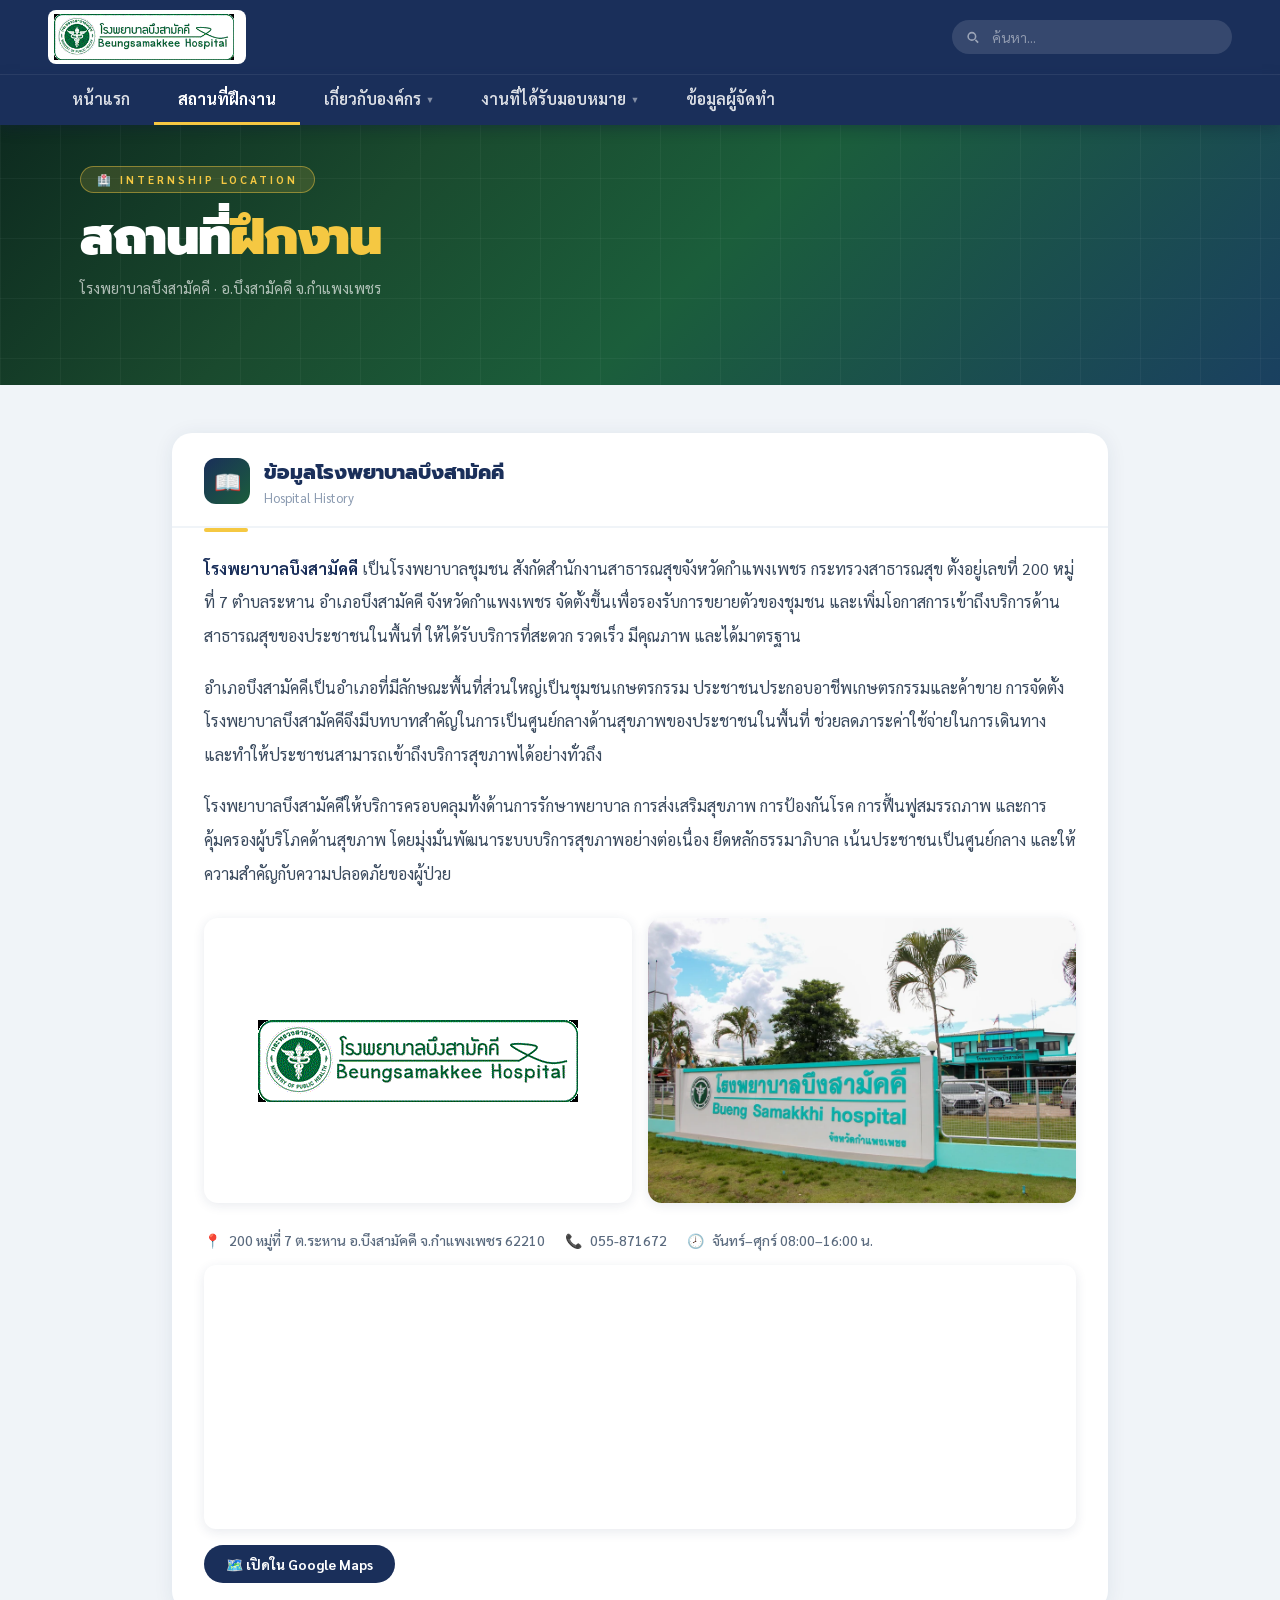
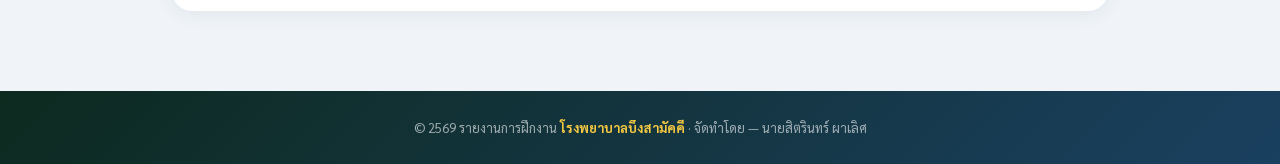
<file: place.html>
﻿<!DOCTYPE html>
<html lang="th">
<head>
<meta charset="UTF-8">
<meta name="viewport" content="width=device-width, initial-scale=1.0">
<title>สถานที่ฝึกงาน - โรงพยาบาลบึงสามัคคี</title>
<link href="https://fonts.googleapis.com/css2?family=Sarabun:wght@300;400;500;600;700;800&family=Prompt:wght@400;600;700;800;900&display=swap" rel="stylesheet">
<link rel="stylesheet" href="style.css">
<style>
:root {--navy:#1a2f5a;--green:#1b5e3b;--teal:#2da89a;--gold:#f5c842;}
*{box-sizing:border-box;margin:0;padding:0;}
body{font-family:'Sarabun',sans-serif;background:#f0f4f8;color:var(--navy);}

/* SITE HEADER */
.site-header{position:fixed;top:0;left:0;right:0;z-index:500;background:#1a2f5a;box-shadow:0 2px 16px rgba(0,0,0,.2);}
.header-top{display:flex;align-items:center;justify-content:space-between;padding:10px 48px;border-bottom:1px solid rgba(255,255,255,.08);}
.logo-box{background:#fff;border-radius:8px;padding:4px 12px 4px 6px;display:inline-flex;align-items:center;text-decoration:none;}
.logo-box img{height:46px;object-fit:contain;display:block;}
.header-search{position:relative;width:280px;}
.header-search input{width:100%;padding:8px 16px 8px 40px;border:none;border-radius:30px;background:rgba(255,255,255,.12);color:#fff;font-family:'Sarabun',sans-serif;font-size:14px;outline:none;}
.header-search input::placeholder{color:rgba(255,255,255,.45);}
.header-search svg{position:absolute;left:13px;top:50%;transform:translateY(-50%);pointer-events:none;opacity:.5;}
.header-nav{display:flex;align-items:center;padding:0 48px;}
.nav-item{position:relative;}
.nav-link{display:flex;align-items:center;gap:6px;padding:13px 24px;font-family:'Sarabun',sans-serif;font-size:16px;font-weight:600;color:rgba(255,255,255,.85);text-decoration:none;border-bottom:3px solid transparent;transition:color .2s,border-color .2s,background .2s;white-space:nowrap;}
.nav-link:hover{color:#fff;background:rgba(255,255,255,.06);}
.nav-link.active{color:#fff;border-bottom-color:#f5c842;font-weight:700;}
.nav-arrow{font-size:9px;opacity:.55;transition:transform .2s;}
.nav-item:hover .nav-arrow{transform:rotate(180deg);}
.nav-drop{display:none;position:absolute;top:100%;left:0;background:#fff;min-width:210px;border-radius:0 0 14px 14px;box-shadow:0 10px 32px rgba(26,47,90,.18);overflow:hidden;z-index:600;border-top:3px solid #f5c842;}
.nav-item:hover .nav-drop{display:block;}
.nav-drop a{display:block;padding:12px 20px;font-size:14px;color:#3a4a5e;text-decoration:none;font-weight:500;border-bottom:1px solid #f0f4f8;transition:background .15s,padding .15s;}
.nav-drop a:last-child{border:none;}
.nav-drop a:hover{background:#f5f7fa;color:#1a2f5a;padding-left:26px;}
.nav-drop .drop-header{padding:9px 20px;font-size:11px;font-weight:800;color:#1a2f5a;background:#f5f7fa;letter-spacing:1.5px;text-transform:uppercase;pointer-events:none;border-bottom:1px solid #e8ecf0;}

/* PAGE HERO */
.page-hero{
  margin-top:118px;
  background:linear-gradient(135deg,#0d2a1f 0%,#1a4a2e 30%,#1b5e3b 55%,#1a4060 100%);
  padding:48px 80px 44px; position:relative; overflow:hidden;
}
.page-hero::before{content:'';position:absolute;inset:0;
  background-image:linear-gradient(rgba(255,255,255,.04) 1px,transparent 1px),linear-gradient(90deg,rgba(255,255,255,.04) 1px,transparent 1px);
  background-size:60px 60px;}
.hero-inner{position:relative;z-index:1;}
.hero-eyebrow{display:inline-flex;align-items:center;gap:8px;background:rgba(245,200,66,.15);border:1px solid rgba(245,200,66,.45);color:#f5c842;font-size:11px;font-weight:700;letter-spacing:3px;padding:5px 16px;border-radius:30px;margin-bottom:16px;text-transform:uppercase;}
.hero-title{font-family:'Prompt',sans-serif;font-size:clamp(32px,4vw,52px);font-weight:900;color:#fff;text-transform:uppercase;letter-spacing:-1px;line-height:1.1;margin-bottom:10px;}
.hero-title span{color:#f5c842;}
.hero-sub{color:rgba(255,255,255,.65);font-size:15px;}

/* SECTIONS */
.sections{max-width:1000px;margin:0 auto;padding:48px 32px 80px;display:flex;flex-direction:column;gap:40px;}
.section-block{background:#fff;border-radius:20px;box-shadow:0 2px 20px rgba(26,47,90,.08);overflow:hidden;scroll-margin-top:130px;}
.section-head{padding:24px 32px 20px;border-bottom:2px solid #f0f4f8;display:flex;align-items:center;gap:14px;}
.section-icon{width:46px;height:46px;border-radius:12px;flex-shrink:0;background:linear-gradient(135deg,#1a2f5a,#1b5e3b);display:flex;align-items:center;justify-content:center;font-size:22px;}
.section-head h2{font-family:'Prompt',sans-serif;font-size:20px;font-weight:800;color:#1a2f5a;}
.section-head p{font-size:13px;color:#8a9ab0;margin-top:2px;}
.section-accent{width:44px;height:4px;background:#f5c842;border-radius:4px;margin:0 32px 20px;}
.section-body{padding:0 32px 28px;}

/* HISTORY */
.history-text{font-size:16px;line-height:2.1;color:#3a4a5e;}
.history-text p+p{margin-top:18px;}
.history-text strong{color:#1a2f5a;}

/* PHOTO */
.photo-2col{display:grid;grid-template-columns:1fr 1fr;gap:16px;}
.photo-slot{aspect-ratio:4/3;border-radius:14px;border:2px dashed #c8d4e0;background:#f5f7fa;display:flex;flex-direction:column;align-items:center;justify-content:center;cursor:pointer;position:relative;overflow:hidden;transition:border-color .2s,background .2s;}
.photo-slot:hover{border-color:#2da89a;background:#e6f7f5;}
.photo-slot input{display:none;}
.photo-slot img{position:absolute;inset:0;width:100%;height:100%;object-fit:cover;}
.photo-slot-icon{font-size:32px;margin-bottom:8px;}
.photo-slot-label{font-size:13px;font-weight:600;color:#a0b0c0;}

/* MAP */
.map-info-bar{display:flex;gap:20px;flex-wrap:wrap;padding:0 0 16px;}
.map-info-item{display:flex;align-items:center;gap:8px;font-size:14px;color:#5a6a7e;font-weight:500;}
.map-link{display:inline-flex;align-items:center;gap:8px;margin-top:16px;background:#1a2f5a;color:#fff;padding:10px 22px;border-radius:30px;font-size:14px;font-weight:700;text-decoration:none;transition:opacity .2s;}
.map-link:hover{opacity:.85;}

footer{background:linear-gradient(135deg,#0d2a1f,#1a4060);color:rgba(255,255,255,.6);text-align:center;padding:28px;font-size:13px;}
footer span{color:#f5c842;font-weight:700;}

/* DEPT CARDS */
.dept-grid{display:grid;grid-template-columns:repeat(3,1fr);gap:16px;}
.dept-card{background:#f8fafc;border-radius:14px;padding:20px 18px;border:1.5px solid #e8ecf0;border-left:4px solid #2da89a;transition:transform .2s,box-shadow .2s;}
.dept-card:hover{transform:translateY(-3px);box-shadow:0 8px 24px rgba(26,47,90,.1);}
.dept-card-icon{font-size:28px;margin-bottom:10px;}
.dept-card-name{font-family:'Prompt',sans-serif;font-size:15px;font-weight:800;color:#1a2f5a;margin-bottom:6px;}
.dept-card-desc{font-size:13px;color:#5a6a7e;line-height:1.75;}
@media(max-width:900px){.dept-grid{grid-template-columns:repeat(2,1fr);}}
</style>
</head>
<body>

<div class="site-header">
  <div class="header-top">
    <a href="index.html" class="logo-box">
      <img src="[data-uri]" alt="โรงพยาบาลบึงสามัคคี">
    </a>
    <div class="header-search">
      <svg width="15" height="15" viewBox="0 0 24 24" fill="none" stroke="white" stroke-width="2.5"><circle cx="11" cy="11" r="6"/><path d="M21 21l-4.35-4.35"/></svg>
      <input type="text" placeholder="ค้นหา...">
    </div>
  </div>
  <nav class="header-nav">
    <div class="nav-item"><a href="index.html" class="nav-link">หน้าแรก</a></div>
    <div class="nav-item">
      <a href="place.html" class="nav-link active">สถานที่ฝึกงาน</a>
    </div>
    <div class="nav-item">
      <a href="org.html" class="nav-link">เกี่ยวกับองค์กร <span class="nav-arrow">▼</span></a>
      <div class="nav-drop">
        <a href="org.html">โครงสร้างองค์กร</a>
        <a href="org-group.html">โครงสร้างกลุ่มงาน</a>
        <a href="org-roles.html">บทบาทหน้าที่</a>
      </div>
    </div>
    <div class="nav-item">
      <a href="work.html" class="nav-link">งานที่ได้รับมอบหมาย <span class="nav-arrow">▼</span></a>
      <div class="nav-drop">
        <div class="drop-header">ระยะเวลาฝึกงาน</div>
        <a href="work.html#week1">สัปดาห์ที่ 1</a><a href="work.html#week2">สัปดาห์ที่ 2</a>
        <a href="work.html#week3">สัปดาห์ที่ 3</a><a href="work.html#week4">สัปดาห์ที่ 4</a>
        <a href="work.html#week5">สัปดาห์ที่ 5</a><a href="work.html#week6">สัปดาห์ที่ 6</a>
        <a href="work.html#week7">สัปดาห์ที่ 7</a><a href="work.html#week8">สัปดาห์ที่ 8</a>
      </div>
    </div>
    <div class="nav-item"><a href="about.html" class="nav-link">ข้อมูลผู้จัดทำ</a></div>
  </nav>
</div>

<!-- PAGE HERO -->
<div class="page-hero">
  <div class="hero-inner">
    <div class="hero-eyebrow">🏥 Internship Location</div>
    <h1 class="hero-title">สถานที่<span>ฝึกงาน</span></h1>
    <p class="hero-sub">โรงพยาบาลบึงสามัคคี · อ.บึงสามัคคี จ.กำแพงเพชร</p>
  </div>
</div>

<div class="sections">

  <!-- ข้อมูลโรงพยาบาล -->
  <div class="section-block" id="history">
    <div class="section-head">
      <div class="section-icon">📖</div>
      <div>
        <h2>ข้อมูลโรงพยาบาลบึงสามัคคี</h2>
        <p>Hospital History</p>
      </div>
    </div>
    <div class="section-accent"></div>
    <div class="section-body">
      <div class="history-text">
        <p><strong>โรงพยาบาลบึงสามัคคี</strong> เป็นโรงพยาบาลชุมชน สังกัดสำนักงานสาธารณสุขจังหวัดกำแพงเพชร กระทรวงสาธารณสุข ตั้งอยู่เลขที่ 200 หมู่ที่ 7 ตำบลระหาน อำเภอบึงสามัคคี จังหวัดกำแพงเพชร จัดตั้งขึ้นเพื่อรองรับการขยายตัวของชุมชน และเพิ่มโอกาสการเข้าถึงบริการด้านสาธารณสุขของประชาชนในพื้นที่ ให้ได้รับบริการที่สะดวก รวดเร็ว มีคุณภาพ และได้มาตรฐาน</p>
        <p>อำเภอบึงสามัคคีเป็นอำเภอที่มีลักษณะพื้นที่ส่วนใหญ่เป็นชุมชนเกษตรกรรม ประชาชนประกอบอาชีพเกษตรกรรมและค้าขาย การจัดตั้งโรงพยาบาลบึงสามัคคีจึงมีบทบาทสำคัญในการเป็นศูนย์กลางด้านสุขภาพของประชาชนในพื้นที่ ช่วยลดภาระค่าใช้จ่ายในการเดินทาง และทำให้ประชาชนสามารถเข้าถึงบริการสุขภาพได้อย่างทั่วถึง</p>
        <p>โรงพยาบาลบึงสามัคคีให้บริการครอบคลุมทั้งด้านการรักษาพยาบาล การส่งเสริมสุขภาพ การป้องกันโรค การฟื้นฟูสมรรถภาพ และการคุ้มครองผู้บริโภคด้านสุขภาพ โดยมุ่งมั่นพัฒนาระบบบริการสุขภาพอย่างต่อเนื่อง ยึดหลักธรรมาภิบาล เน้นประชาชนเป็นศูนย์กลาง และให้ความสำคัญกับความปลอดภัยของผู้ป่วย</p>
      </div>

      <div class="photo-2col" style="margin-top:28px;">
        <div style="border-radius:14px;overflow:hidden;box-shadow:0 2px 12px rgba(26,47,90,.1);background:#fff;display:flex;align-items:center;justify-content:center;padding:20px;">
          <img src="[data-uri]" alt="โลโก้โรงพยาบาลบึงสามัคคี" style="max-width:100%;max-height:200px;object-fit:contain;">
        </div>
        <div style="border-radius:14px;overflow:hidden;box-shadow:0 2px 12px rgba(26,47,90,.1);">
          <img src="hospital.png" alt="โรงพยาบาลบึงสามัคคี" style="width:100%;height:100%;object-fit:cover;display:block;">
        </div>
      </div>

      <!-- แผนที่ (compact) -->
      <div style="margin-top:28px;">
        <div class="map-info-bar">
          <div class="map-info-item"><span>📍</span><span>200 หมู่ที่ 7 ต.ระหาน อ.บึงสามัคคี จ.กำแพงเพชร 62210</span></div>
          <div class="map-info-item"><span>📞</span><span>055-871672</span></div>
          <div class="map-info-item"><span>🕗</span><span>จันทร์–ศุกร์ 08:00–16:00 น.</span></div>
        </div>
        <div style="border-radius:12px;overflow:hidden;box-shadow:0 3px 12px rgba(26,47,90,.1);">
          <iframe
            src="https://maps.google.com/maps?q=16.1675139,99.9505309&z=16&output=embed"
            style="width:100%;height:260px;border:none;" allowfullscreen="" loading="lazy">
          </iframe>
        </div>
        <a href="https://maps.google.com/?q=16.1675139,99.9505309" target="_blank" class="map-link">
          🗺️ เปิดใน Google Maps
        </a>
      </div>
    </div>
  </div>

  


</div>

<footer>
  <p>© 2569 รายงานการฝึกงาน <span>โรงพยาบาลบึงสามัคคี</span> · จัดทำโดย — นายสิตรินทร์ ผาเลิศ</p>
</footer>

<script>
function previewPhoto(input) {
  if (!input.files[0]) return;
  const reader = new FileReader();
  reader.onload = e => {
    const slot = input.closest('.photo-slot');
    let img = slot.querySelector('img');
    if (!img) { img = document.createElement('img'); slot.appendChild(img); }
    img.src = e.target.result;
    const icon = slot.querySelector('.photo-slot-icon');
    const label = slot.querySelector('.photo-slot-label');
    if (icon) icon.style.display = 'none';
    if (label) label.style.display = 'none';
  };
  reader.readAsDataURL(input.files[0]);
}
</script>
<script src="search.js"></script>
</body>
</html>
</file>
<file: Style.css>
* { margin:0; padding:0; box-sizing:border-box; }
:root {
  --navy:#1a2f5a;
  --green:#1e6b3c;
  --teal:#2da89a;
  --gold:#f5c842;
  --white:#fff;
  --gray:#f5f7fa;
}
body { font-family:'Sarabun',sans-serif; background:var(--gray); color:var(--navy); scroll-behavior:smooth; }

/* HEADER */
header {
  background:#fff;
  padding:10px 40px;
  display:flex; align-items:center; justify-content:space-between;
  box-shadow:0 2px 12px rgba(0,0,0,.08);
  position:sticky; top:0; z-index:200;
}
.search-wrap { position:relative; }
.search-wrap input {
  padding:9px 18px 9px 42px; border:1.5px solid #e0e4ea;
  border-radius:30px; font-family:'Sarabun',sans-serif;
  font-size:14px; width:280px; outline:none; background:#f5f7fa;
  transition:border-color .2s;
}
.search-wrap input:focus { border-color:var(--teal); }
.search-wrap svg { position:absolute; left:14px; top:50%; transform:translateY(-50%); color:#aaa; }

/* NAVBAR */
nav {
  background:var(--navy);
  display:flex; align-items:center; gap:0;
  padding:0 40px;
  box-shadow:0 3px 12px rgba(26,47,90,.25);
}
.nav-item { position:relative; }
.nav-link {
  display:flex; align-items:center; gap:6px;
  color:rgba(255,255,255,.8); text-decoration:none;
  font-size:15px; font-weight:600;
  padding:15px 22px;
  border-bottom:3px solid transparent;
  transition:all .2s; white-space:nowrap;
}
.nav-link:hover { color:#fff; background:rgba(255,255,255,.08); }
.nav-link.active { color:var(--gold); border-bottom-color:var(--gold); }
.nav-arrow { font-size:9px; opacity:.6; }
.dropdown {
  display:none; position:absolute; top:100%; left:0;
  background:#fff; min-width:200px;
  border-radius:0 0 14px 14px;
  box-shadow:0 12px 32px rgba(26,47,90,.15);
  overflow:hidden; z-index:300;
}
.nav-item:hover .dropdown { display:block; }
.dropdown a {
  display:block; padding:12px 20px;
  color:var(--navy); text-decoration:none; font-size:14px; font-weight:500;
  border-bottom:1px solid #f0f2f6;
  transition:background .15s, color .15s;
}
.dropdown a:last-child { border:none; }
.dropdown a:hover { background:var(--gray); color:var(--teal); padding-left:26px; }

/* HERO */
.hero {
  min-height:88vh;
  background:linear-gradient(135deg,var(--navy) 0%,#1b4d35 55%,var(--teal) 100%);
  display:flex; flex-direction:column; align-items:center; justify-content:center;
  text-align:center; padding:60px 32px;
  position:relative; overflow:hidden;
}
.hero::before {
  content:'';
  position:absolute; inset:0;
  background:radial-gradient(ellipse at 20% 50%, rgba(45,168,154,.2) 0%, transparent 60%),
             radial-gradient(ellipse at 80% 20%, rgba(245,200,66,.1) 0%, transparent 50%);
}
.hero::after {
  content:'';
  position:absolute; inset:0;
  background:url("data:image/svg+xml,%3Csvg width='80' height='80' viewBox='0 0 80 80' xmlns='http://www.w3.org/2000/svg'%3E%3Cg fill='%23ffffff' fill-opacity='0.03'%3E%3Cpath d='M40 40v-8h-2v8h-8v2h8v8h2v-8h8v-2h-8z'/%3E%3C/g%3E%3C/svg%3E");
}
.hero-content { position:relative; z-index:1; max-width:700px; }
.hero-badge {
  display:inline-block;
  background:rgba(245,200,66,.15); border:1px solid rgba(245,200,66,.5);
  color:var(--gold); font-size:12px; font-weight:700;
  letter-spacing:3px; padding:6px 20px; border-radius:30px;
  margin-bottom:28px; text-transform:uppercase;
}
.hero h1 {
  font-family:'Prompt',sans-serif;
  font-size:52px; font-weight:800; color:#fff;
  line-height:1.15; margin-bottom:16px;
}
.hero h1 .highlight { color:var(--gold); }
.hero-sub { color:rgba(255,255,255,.7); font-size:17px; margin-bottom:40px; line-height:1.7; }
.hero-sub span { color:rgba(255,255,255,.9); font-weight:600; }
.hero-btns { display:flex; gap:14px; justify-content:center; flex-wrap:wrap; }
.btn {
  padding:13px 30px; border-radius:40px; font-family:'Sarabun',sans-serif;
  font-size:15px; font-weight:700; text-decoration:none; cursor:pointer;
  border:none; transition:all .2s; display:inline-flex; align-items:center; gap:8px;
}
.btn-primary { background:var(--gold); color:var(--navy); }
.btn-primary:hover { transform:translateY(-3px); box-shadow:0 10px 28px rgba(245,200,66,.4); }
.btn-outline { background:transparent; color:#fff; border:2px solid rgba(255,255,255,.5); }
.btn-outline:hover { background:rgba(255,255,255,.12); border-color:#fff; }

/* SCROLL INDICATOR */
.scroll-down {
  position:absolute; bottom:28px; left:50%; transform:translateX(-50%);
  color:rgba(255,255,255,.4); font-size:13px; letter-spacing:1px;
  display:flex; flex-direction:column; align-items:center; gap:6px;
  animation:bounce 2s infinite;
}
@keyframes bounce { 0%,100%{transform:translateX(-50%) translateY(0)} 50%{transform:translateX(-50%) translateY(8px)} }

/* SECTIONS */
.section { padding:64px 40px; max-width:1100px; margin:0 auto; }
.section-badge {
  display:inline-block;
  background:#e6f7f5; color:var(--teal);
  font-size:12px; font-weight:700; letter-spacing:2px;
  padding:5px 16px; border-radius:20px; margin-bottom:14px; text-transform:uppercase;
}
.section-title {
  font-family:'Prompt',sans-serif;
  font-size:32px; font-weight:800; color:var(--navy);
  margin-bottom:8px;
}
.section-title span { color:var(--teal); }
.section-desc { color:#7a8a9e; font-size:15px; margin-bottom:40px; }
.divider { width:56px; height:4px; background:var(--gold); border-radius:4px; margin:12px 0 36px; }

/* STUDENT CARD */
.student-section {
  background:linear-gradient(135deg,var(--navy),#1b4d35);
  padding:64px 40px;
}
.student-inner { max-width:1100px; margin:0 auto; display:grid; grid-template-columns:300px 1fr; gap:48px; align-items:center; }
.student-photo {
  width:240px; height:240px; border-radius:50%;
  background:rgba(255,255,255,.1);
  border:4px solid var(--gold);
  display:flex; align-items:center; justify-content:center;
  font-size:80px; margin:0 auto;
  box-shadow:0 0 0 8px rgba(245,200,66,.15);
}
.student-info { color:#fff; }
.student-tag {
  background:rgba(245,200,66,.2); border:1px solid rgba(245,200,66,.4);
  color:var(--gold); font-size:12px; font-weight:700;
  letter-spacing:2px; padding:4px 14px; border-radius:20px;
  display:inline-block; margin-bottom:16px; text-transform:uppercase;
}
.student-name {
  font-family:'Prompt',sans-serif;
  font-size:38px; font-weight:800; margin-bottom:6px; line-height:1.1;
}
.student-nickname { color:rgba(255,255,255,.6); font-size:16px; margin-bottom:24px; }
.student-rows { display:flex; flex-direction:column; gap:10px; }
.student-row {
  display:flex; align-items:flex-start; gap:12px;
  padding:10px 16px; background:rgba(255,255,255,.07);
  border-radius:10px; font-size:14px;
}
.student-row-icon { font-size:18px; flex-shrink:0; }
.student-row-label { color:rgba(255,255,255,.5); font-size:11px; font-weight:700; letter-spacing:.5px; margin-bottom:2px; }
.student-row-val { color:#fff; font-weight:600; }

/* HOSPITAL SECTION */
.hosp-grid { display:grid; grid-template-columns:1fr 1fr; gap:20px; margin-bottom:32px; }
.hosp-card {
  background:#fff; border-radius:16px; padding:22px;
  box-shadow:0 2px 16px rgba(26,47,90,.07);
  display:flex; gap:16px; align-items:flex-start;
  transition:transform .2s, box-shadow .2s;
}
.hosp-card:hover { transform:translateY(-4px); box-shadow:0 8px 28px rgba(26,47,90,.12); }
.hosp-icon {
  width:48px; height:48px; border-radius:12px;
  background:linear-gradient(135deg,var(--navy),var(--green));
  display:flex; align-items:center; justify-content:center;
  font-size:22px; flex-shrink:0;
}
.hosp-label { font-size:11px; font-weight:700; color:#aab; text-transform:uppercase; letter-spacing:.5px; margin-bottom:4px; }
.hosp-val { font-size:15px; font-weight:700; color:var(--navy); line-height:1.4; }

/* CALENDAR */
.cal-wrap {
  background:#fff; border-radius:20px; padding:32px;
  box-shadow:0 2px 16px rgba(26,47,90,.07);
}
.cal-info-bar {
  display:flex; gap:16px; margin-bottom:24px; flex-wrap:wrap;
  padding:16px 20px; background:var(--gray); border-radius:12px;
}
.cal-info-item { display:flex; align-items:center; gap:8px; font-size:13px; font-weight:600; color:var(--navy); }
.ci-dot { width:10px; height:10px; border-radius:50%; }

.calendars-grid { display:grid; grid-template-columns:repeat(3,1fr); gap:20px; }
.cal-card { border-radius:14px; overflow:hidden; box-shadow:0 2px 10px rgba(26,47,90,.08); }
.cal-head {
  background:var(--navy); color:#fff;
  padding:14px 16px; display:flex; align-items:center; justify-content:space-between;
}
.cal-year { font-size:14px; font-weight:800; color:var(--gold); }
.cal-month-name { font-size:16px; font-weight:700; }
.cal-body-inner { padding:12px; background:#fff; }
.cal-grid { display:grid; grid-template-columns:repeat(7,1fr); gap:2px; text-align:center; }
.cdn { font-size:9px; font-weight:700; color:#bbb; padding:5px 0; }
.cdn:first-child,.cdn:last-child { color:#e85b5b; }
.cd { font-size:12px; padding:6px 2px; border-radius:6px; line-height:1; position:relative; }
.cd.sun,.cd.sat { color:#e85b5b; }
.cd.holiday { background:#fdeaea; color:#e85b5b; font-weight:700; }
.cd.start { background:var(--navy); color:#fff; font-weight:800; border-radius:50%; }
.cd.end { background:var(--gold); color:var(--navy); font-weight:800; border-radius:50%; }
.cd.workday { background:#e6f7f5; color:#1e8a6e; font-weight:600; }
.cd.today { outline:2px solid var(--gold); outline-offset:1px; }

/* STATS */
.stats-strip {
  background:linear-gradient(90deg,var(--navy),var(--green));
  padding:40px;
}
.stats-inner { max-width:1100px; margin:0 auto; display:grid; grid-template-columns:repeat(4,1fr); gap:24px; }
.stat-box { text-align:center; color:#fff; }
.stat-num {
  font-family:'Prompt',sans-serif;
  font-size:44px; font-weight:800; color:var(--gold);
  display:block; line-height:1;
}
.stat-label { font-size:14px; color:rgba(255,255,255,.7); margin-top:6px; }

/* HOLIDAY LIST */
.holiday-list { display:grid; grid-template-columns:1fr 1fr; gap:10px; }
.holiday-item {
  display:flex; align-items:center; gap:12px;
  background:#fff; padding:14px 18px; border-radius:12px;
  box-shadow:0 2px 10px rgba(26,47,90,.06);
  font-size:14px;
}
.hol-dot { width:10px; height:10px; border-radius:50%; background:#e85b5b; flex-shrink:0; }
.hol-date { font-weight:700; color:var(--navy); }
.hol-name { color:#7a8a9e; font-size:13px; }

/* FOOTER */
footer {
  background:var(--navy); color:rgba(255,255,255,.6);
  text-align:center; padding:28px;
  font-size:13px;
}
footer span { color:var(--gold); font-weight:700; }

@media(max-width:768px) {
  .hero h1 { font-size:32px; }
  .student-inner { grid-template-columns:1fr; text-align:center; }
  .hosp-grid { grid-template-columns:1fr; }
  .calendars-grid { grid-template-columns:1fr; }
  .stats-inner { grid-template-columns:repeat(2,1fr); }
  .holiday-list { grid-template-columns:1fr; }
  nav { padding:0 16px; overflow-x:auto; }
  .section { padding:40px 20px; }
}
</file>
<file: style.css>
* { margin:0; padding:0; box-sizing:border-box; }
:root {
  --navy:#1a2f5a;
  --green:#1e6b3c;
  --teal:#2da89a;
  --gold:#f5c842;
  --white:#fff;
  --gray:#f5f7fa;
}
body { font-family:'Sarabun',sans-serif; background:var(--gray); color:var(--navy); scroll-behavior:smooth; }

/* HEADER */
header {
  background:#fff;
  padding:10px 40px;
  display:flex; align-items:center; justify-content:space-between;
  box-shadow:0 2px 12px rgba(0,0,0,.08);
  position:sticky; top:0; z-index:200;
}
.search-wrap { position:relative; }
.search-wrap input {
  padding:9px 18px 9px 42px; border:1.5px solid #e0e4ea;
  border-radius:30px; font-family:'Sarabun',sans-serif;
  font-size:14px; width:280px; outline:none; background:#f5f7fa;
  transition:border-color .2s;
}
.search-wrap input:focus { border-color:var(--teal); }
.search-wrap svg { position:absolute; left:14px; top:50%; transform:translateY(-50%); color:#aaa; }

/* NAVBAR */
nav {
  background:var(--navy);
  display:flex; align-items:center; gap:0;
  padding:0 40px;
  box-shadow:0 3px 12px rgba(26,47,90,.25);
}
.nav-item { position:relative; }
.nav-link {
  display:flex; align-items:center; gap:6px;
  color:rgba(255,255,255,.8); text-decoration:none;
  font-size:15px; font-weight:600;
  padding:15px 22px;
  border-bottom:3px solid transparent;
  transition:all .2s; white-space:nowrap;
}
.nav-link:hover { color:#fff; background:rgba(255,255,255,.08); }
.nav-link.active { color:var(--gold); border-bottom-color:var(--gold); }
.nav-arrow { font-size:9px; opacity:.6; }
.dropdown {
  display:none; position:absolute; top:100%; left:0;
  background:#fff; min-width:200px;
  border-radius:0 0 14px 14px;
  box-shadow:0 12px 32px rgba(26,47,90,.15);
  overflow:hidden; z-index:300;
}
.nav-item:hover .dropdown { display:block; }
.dropdown a {
  display:block; padding:12px 20px;
  color:var(--navy); text-decoration:none; font-size:14px; font-weight:500;
  border-bottom:1px solid #f0f2f6;
  transition:background .15s, color .15s;
}
.dropdown a:last-child { border:none; }
.dropdown a:hover { background:var(--gray); color:var(--teal); padding-left:26px; }

/* HERO */
.hero {
  min-height:88vh;
  background:linear-gradient(135deg,var(--navy) 0%,#1b4d35 55%,var(--teal) 100%);
  display:flex; flex-direction:column; align-items:center; justify-content:center;
  text-align:center; padding:60px 32px;
  position:relative; overflow:hidden;
}
.hero::before {
  content:'';
  position:absolute; inset:0;
  background:radial-gradient(ellipse at 20% 50%, rgba(45,168,154,.2) 0%, transparent 60%),
             radial-gradient(ellipse at 80% 20%, rgba(245,200,66,.1) 0%, transparent 50%);
}
.hero::after {
  content:'';
  position:absolute; inset:0;
  background:url("data:image/svg+xml,%3Csvg width='80' height='80' viewBox='0 0 80 80' xmlns='http://www.w3.org/2000/svg'%3E%3Cg fill='%23ffffff' fill-opacity='0.03'%3E%3Cpath d='M40 40v-8h-2v8h-8v2h8v8h2v-8h8v-2h-8z'/%3E%3C/g%3E%3C/svg%3E");
}
.hero-content { position:relative; z-index:1; max-width:700px; }
.hero-badge {
  display:inline-block;
  background:rgba(245,200,66,.15); border:1px solid rgba(245,200,66,.5);
  color:var(--gold); font-size:12px; font-weight:700;
  letter-spacing:3px; padding:6px 20px; border-radius:30px;
  margin-bottom:28px; text-transform:uppercase;
}
.hero h1 {
  font-family:'Prompt',sans-serif;
  font-size:52px; font-weight:800; color:#fff;
  line-height:1.15; margin-bottom:16px;
}
.hero h1 .highlight { color:var(--gold); }
.hero-sub { color:rgba(255,255,255,.7); font-size:17px; margin-bottom:40px; line-height:1.7; }
.hero-sub span { color:rgba(255,255,255,.9); font-weight:600; }
.hero-btns { display:flex; gap:14px; justify-content:center; flex-wrap:wrap; }
.btn {
  padding:13px 30px; border-radius:40px; font-family:'Sarabun',sans-serif;
  font-size:15px; font-weight:700; text-decoration:none; cursor:pointer;
  border:none; transition:all .2s; display:inline-flex; align-items:center; gap:8px;
}
.btn-primary { background:var(--gold); color:var(--navy); }
.btn-primary:hover { transform:translateY(-3px); box-shadow:0 10px 28px rgba(245,200,66,.4); }
.btn-outline { background:transparent; color:#fff; border:2px solid rgba(255,255,255,.5); }
.btn-outline:hover { background:rgba(255,255,255,.12); border-color:#fff; }

/* SCROLL INDICATOR */
.scroll-down {
  position:absolute; bottom:28px; left:50%; transform:translateX(-50%);
  color:rgba(255,255,255,.4); font-size:13px; letter-spacing:1px;
  display:flex; flex-direction:column; align-items:center; gap:6px;
  animation:bounce 2s infinite;
}
@keyframes bounce { 0%,100%{transform:translateX(-50%) translateY(0)} 50%{transform:translateX(-50%) translateY(8px)} }

/* SECTIONS */
.section { padding:64px 40px; max-width:1100px; margin:0 auto; }
.section-badge {
  display:inline-block;
  background:#e6f7f5; color:var(--teal);
  font-size:12px; font-weight:700; letter-spacing:2px;
  padding:5px 16px; border-radius:20px; margin-bottom:14px; text-transform:uppercase;
}
.section-title {
  font-family:'Prompt',sans-serif;
  font-size:32px; font-weight:800; color:var(--navy);
  margin-bottom:8px;
}
.section-title span { color:var(--teal); }
.section-desc { color:#7a8a9e; font-size:15px; margin-bottom:40px; }
.divider { width:56px; height:4px; background:var(--gold); border-radius:4px; margin:12px 0 36px; }

/* STUDENT CARD */
.student-section {
  background:linear-gradient(135deg,var(--navy),#1b4d35);
  padding:64px 40px;
}
.student-inner { max-width:1100px; margin:0 auto; display:grid; grid-template-columns:300px 1fr; gap:48px; align-items:center; }
.student-photo {
  width:240px; height:240px; border-radius:50%;
  background:rgba(255,255,255,.1);
  border:4px solid var(--gold);
  display:flex; align-items:center; justify-content:center;
  font-size:80px; margin:0 auto;
  box-shadow:0 0 0 8px rgba(245,200,66,.15);
}
.student-info { color:#fff; }
.student-tag {
  background:rgba(245,200,66,.2); border:1px solid rgba(245,200,66,.4);
  color:var(--gold); font-size:12px; font-weight:700;
  letter-spacing:2px; padding:4px 14px; border-radius:20px;
  display:inline-block; margin-bottom:16px; text-transform:uppercase;
}
.student-name {
  font-family:'Prompt',sans-serif;
  font-size:38px; font-weight:800; margin-bottom:6px; line-height:1.1;
}
.student-nickname { color:rgba(255,255,255,.6); font-size:16px; margin-bottom:24px; }
.student-rows { display:flex; flex-direction:column; gap:10px; }
.student-row {
  display:flex; align-items:flex-start; gap:12px;
  padding:10px 16px; background:rgba(255,255,255,.07);
  border-radius:10px; font-size:14px;
}
.student-row-icon { font-size:18px; flex-shrink:0; }
.student-row-label { color:rgba(255,255,255,.5); font-size:11px; font-weight:700; letter-spacing:.5px; margin-bottom:2px; }
.student-row-val { color:#fff; font-weight:600; }

/* HOSPITAL SECTION */
.hosp-grid { display:grid; grid-template-columns:1fr 1fr; gap:20px; margin-bottom:32px; }
.hosp-card {
  background:#fff; border-radius:16px; padding:22px;
  box-shadow:0 2px 16px rgba(26,47,90,.07);
  display:flex; gap:16px; align-items:flex-start;
  transition:transform .2s, box-shadow .2s;
}
.hosp-card:hover { transform:translateY(-4px); box-shadow:0 8px 28px rgba(26,47,90,.12); }
.hosp-icon {
  width:48px; height:48px; border-radius:12px;
  background:linear-gradient(135deg,var(--navy),var(--green));
  display:flex; align-items:center; justify-content:center;
  font-size:22px; flex-shrink:0;
}
.hosp-label { font-size:11px; font-weight:700; color:#aab; text-transform:uppercase; letter-spacing:.5px; margin-bottom:4px; }
.hosp-val { font-size:15px; font-weight:700; color:var(--navy); line-height:1.4; }

/* CALENDAR */
.cal-wrap {
  background:#fff; border-radius:20px; padding:32px;
  box-shadow:0 2px 16px rgba(26,47,90,.07);
}
.cal-info-bar {
  display:flex; gap:16px; margin-bottom:24px; flex-wrap:wrap;
  padding:16px 20px; background:var(--gray); border-radius:12px;
}
.cal-info-item { display:flex; align-items:center; gap:8px; font-size:13px; font-weight:600; color:var(--navy); }
.ci-dot { width:10px; height:10px; border-radius:50%; }

.calendars-grid { display:grid; grid-template-columns:repeat(3,1fr); gap:20px; }
.cal-card { border-radius:14px; overflow:hidden; box-shadow:0 2px 10px rgba(26,47,90,.08); }
.cal-head {
  background:var(--navy); color:#fff;
  padding:14px 16px; display:flex; align-items:center; justify-content:space-between;
}
.cal-year { font-size:14px; font-weight:800; color:var(--gold); }
.cal-month-name { font-size:16px; font-weight:700; }
.cal-body-inner { padding:12px; background:#fff; }
.cal-grid { display:grid; grid-template-columns:repeat(7,1fr); gap:2px; text-align:center; }
.cdn { font-size:9px; font-weight:700; color:#bbb; padding:5px 0; }
.cdn:first-child,.cdn:last-child { color:#e85b5b; }
.cd { font-size:12px; padding:6px 2px; border-radius:6px; line-height:1; position:relative; }
.cd.sun,.cd.sat { color:#e85b5b; }
.cd.holiday { background:#fdeaea; color:#e85b5b; font-weight:700; }
.cd.start { background:var(--navy); color:#fff; font-weight:800; border-radius:50%; }
.cd.end { background:var(--gold); color:var(--navy); font-weight:800; border-radius:50%; }
.cd.workday { background:#e6f7f5; color:#1e8a6e; font-weight:600; }
.cd.today { outline:2px solid var(--gold); outline-offset:1px; }

/* STATS */
.stats-strip {
  background:linear-gradient(90deg,var(--navy),var(--green));
  padding:40px;
}
.stats-inner { max-width:1100px; margin:0 auto; display:grid; grid-template-columns:repeat(4,1fr); gap:24px; }
.stat-box { text-align:center; color:#fff; }
.stat-num {
  font-family:'Prompt',sans-serif;
  font-size:44px; font-weight:800; color:var(--gold);
  display:block; line-height:1;
}
.stat-label { font-size:14px; color:rgba(255,255,255,.7); margin-top:6px; }

/* HOLIDAY LIST */
.holiday-list { display:grid; grid-template-columns:1fr 1fr; gap:10px; }
.holiday-item {
  display:flex; align-items:center; gap:12px;
  background:#fff; padding:14px 18px; border-radius:12px;
  box-shadow:0 2px 10px rgba(26,47,90,.06);
  font-size:14px;
}
.hol-dot { width:10px; height:10px; border-radius:50%; background:#e85b5b; flex-shrink:0; }
.hol-date { font-weight:700; color:var(--navy); }
.hol-name { color:#7a8a9e; font-size:13px; }

/* FOOTER */
footer {
  background:var(--navy); color:rgba(255,255,255,.6);
  text-align:center; padding:28px;
  font-size:13px;
}
footer span { color:var(--gold); font-weight:700; }

@media(max-width:768px) {
  .hero h1 { font-size:32px; }
  .student-inner { grid-template-columns:1fr; text-align:center; }
  .hosp-grid { grid-template-columns:1fr; }
  .calendars-grid { grid-template-columns:1fr; }
  .stats-inner { grid-template-columns:repeat(2,1fr); }
  .holiday-list { grid-template-columns:1fr; }
  nav { padding:0 16px; overflow-x:auto; }
  .section { padding:40px 20px; }
}
</file>
